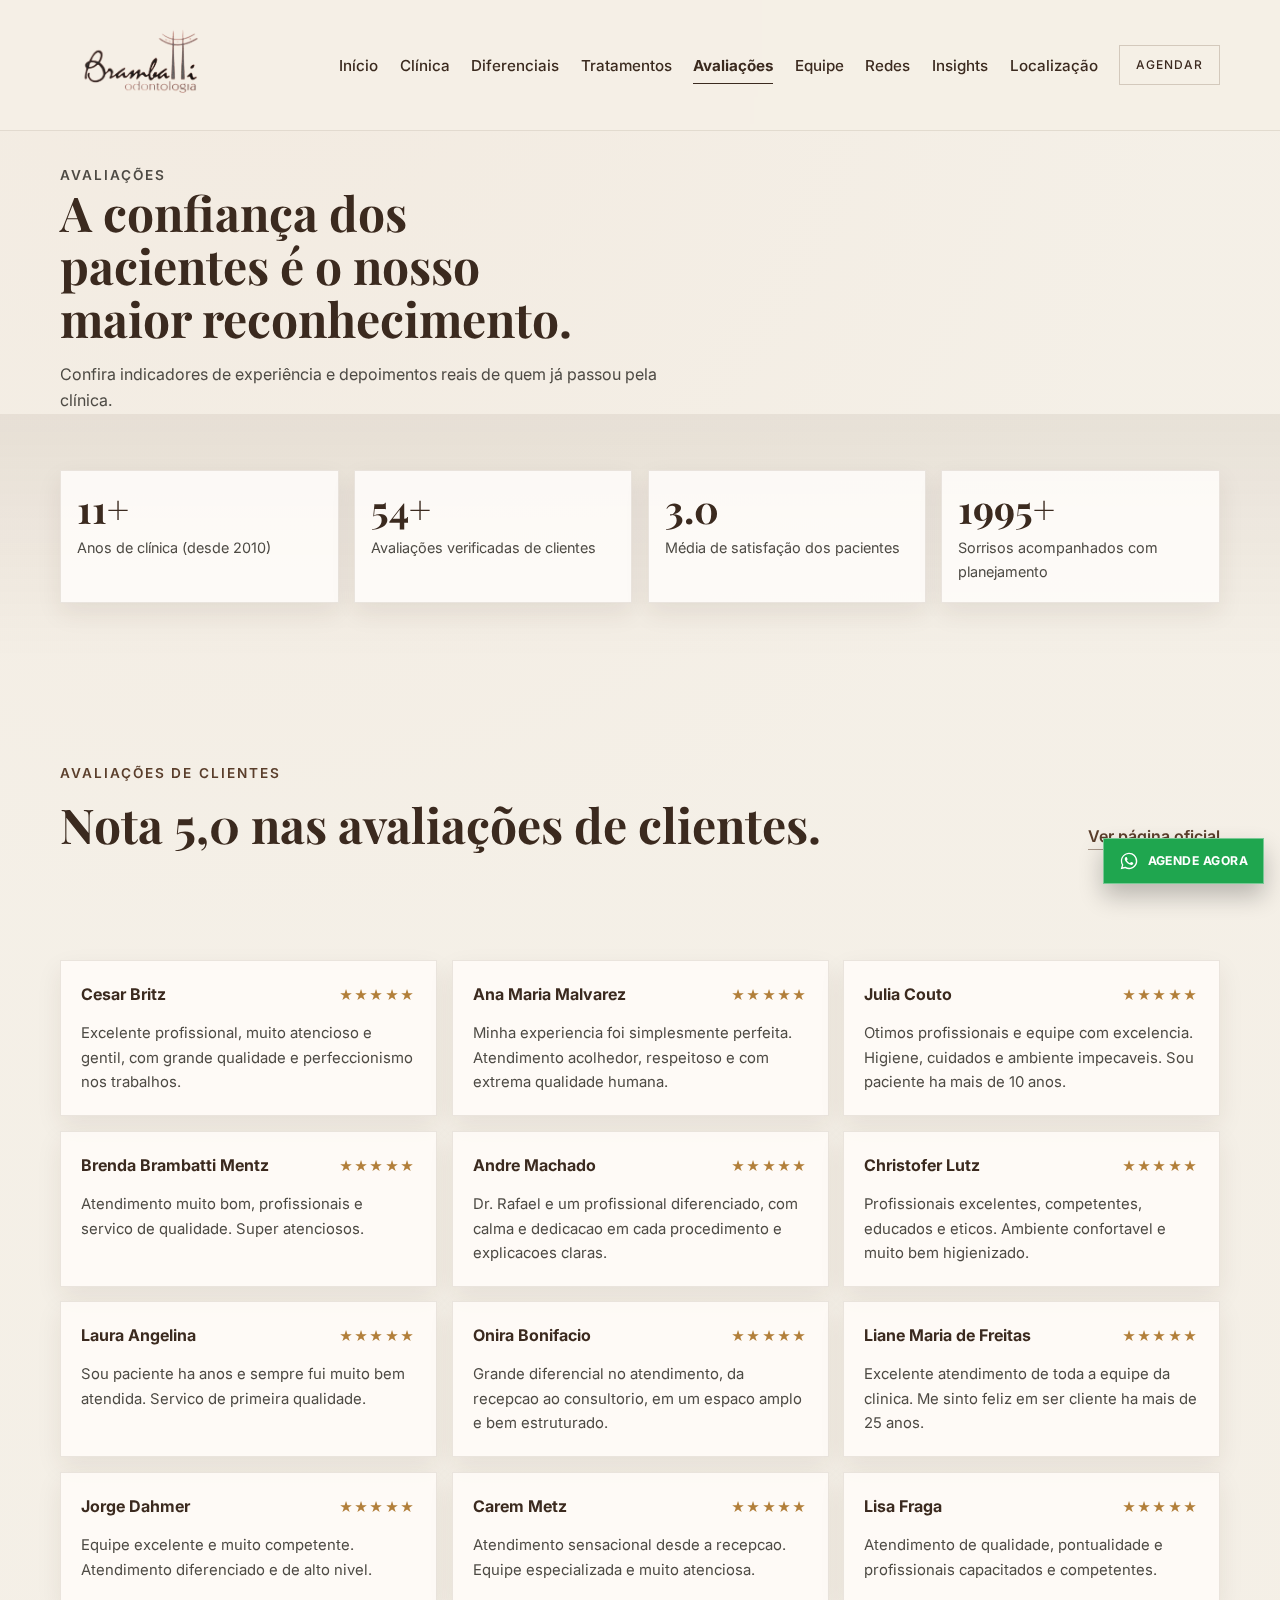
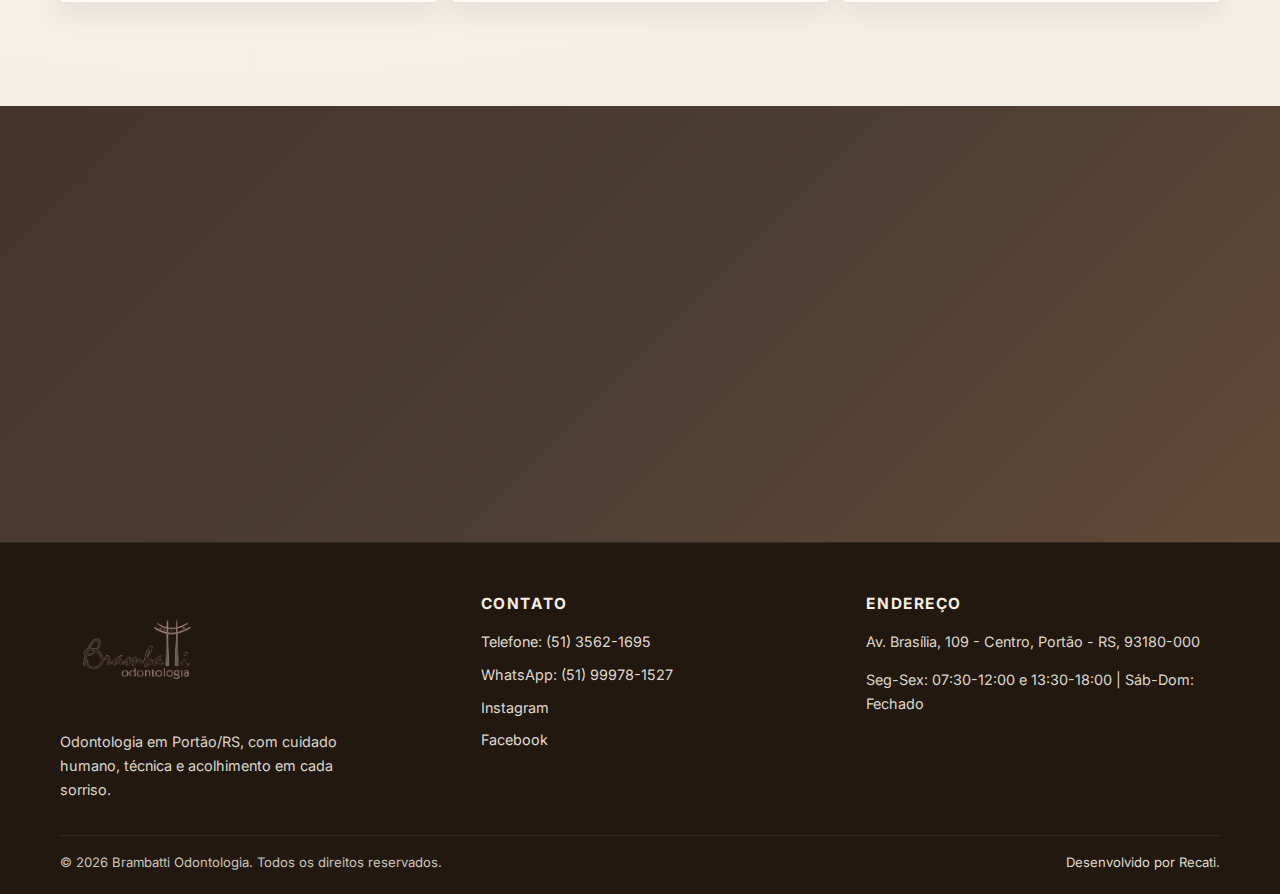
<file: avaliacoes.html>
﻿<!doctype html>
<html lang="pt-BR">
<head>
  <meta charset="utf-8">
  <meta name="viewport" content="width=device-width, initial-scale=1">
  <title>Avaliações | Brambatti Odontologia</title>
  <meta name="description" content="Leia avaliações reais de pacientes da Brambatti Odontologia.">
  <meta name="author" content="Brambatti Odontologia">
  <meta name="robots" content="index, follow">
  <meta property="og:type" content="website">
  <meta property="og:title" content="Avaliações | Brambatti Odontologia">
  <meta property="og:description" content="Leia avaliações reais de pacientes da Brambatti Odontologia.">
  <meta property="og:image" content="assets/images/logo-brambatti.png">
  <meta property="og:locale" content="pt_BR">
  <meta name="theme-color" content="#5A3E2B">
  <link rel="icon" type="image/png" href="assets/images/logo-brambatti.png">
  <link rel="apple-touch-icon" href="assets/images/logo-brambatti.png">
  <link rel="preconnect" href="https://fonts.googleapis.com">
  <link rel="preconnect" href="https://fonts.gstatic.com" crossorigin>
  <link href="https://fonts.googleapis.com/css2?family=Inter:wght@400;500;600;700&family=Playfair+Display:wght@500;600;700&display=swap" rel="stylesheet">
  <link rel="stylesheet" href="css/style.css">
</head>
<body class="inner-page">
  <a class="skip-link" href="#conteudo">Ir para o conteúdo</a>
  <div class="scroll-progress" id="scroll-progress" aria-hidden="true"></div>

  <header class="site-header is-solid" id="site-header">
    <div class="container header-inner">
      <a href="index.html" class="brand" aria-label="Brambatti Odontologia">
        <img src="assets/images/logo-brambatti.png" alt="Logo Brambatti Odontologia">
      </a>
      <button class="menu-toggle" id="menu-toggle" aria-expanded="false" aria-controls="main-nav" aria-label="Abrir menu">
        <span></span>
        <span></span>
        <span></span>
      </button>
      <nav class="main-nav" id="main-nav" aria-label="Principal">
        <a href="index.html">Início</a>
        <a href="clinica.html">Clínica</a>
        <a href="diferenciais.html">Diferenciais</a>
        <a href="tratamentos.html">Tratamentos</a>
        <a href="avaliacoes.html" aria-current="page">Avaliações</a>
        <a href="equipe.html">Equipe</a>
        <a href="redes.html">Redes</a>
        <a href="insights.html">Insights</a>
        <a href="localizacao.html">Localização</a>
        <a href="contato.html" class="nav-cta">Agendar</a>
      </nav>
    </div>
  </header>

  <main id="conteudo">
    <section class="page-intro">
      <div class="container reveal is-visible">
        <p class="section-eyebrow">Avaliações</p>
        <h1 class="section-title">A confiança dos pacientes é o nosso maior reconhecimento.</h1>
        <p>Confira indicadores de experiência e depoimentos reais de quem já passou pela clínica.</p>
      </div>
    </section>

<section class="metrics" id="resultados">
      <div class="container">
        <div class="metrics-panel reveal">
          <article>
            <h3 data-count="15" data-suffix="+">0</h3>
            <p>Anos de clínica (desde 2010)</p>
          </article>
          <article>
            <h3 data-count="68" data-suffix="+">0</h3>
            <p>Avaliações verificadas de clientes</p>
          </article>
          <article>
            <h3 data-count="5" data-suffix=".0">0</h3>
            <p>Média de satisfação dos pacientes</p>
          </article>
          <article>
            <h3 data-count="2500" data-suffix="+">0</h3>
            <p>Sorrisos acompanhados com planejamento</p>
          </article>
        </div>
      </div>
    </section>

<section class="reviews" id="avaliacoes">
      <div class="container">
        <div class="section-head reveal">
          <div>
            <p class="section-eyebrow">Avaliações de Clientes</p>
            <h2 class="section-title">Nota 5,0 nas avaliações de clientes.</h2>
          </div>
          <a href="https://www.facebook.com/brambattiodontologia/" target="_blank" rel="noopener noreferrer" class="text-link">Ver página oficial</a>
        </div>
        <div class="integration-note reveal">
          <p id="reviews-status">
            Depoimentos reais de pacientes da Brambatti Odontologia.
          </p>
        </div>
        <div class="reviews-grid" id="reviews-grid" aria-live="polite"></div>
      </div>
    </section>

<section class="final-cta" id="contato">
      <div class="container final-cta-inner reveal">
        <p>Cuide do seu sorriso hoje.</p>
        <h2>Seu próximo sorriso começa com um passo simples.</h2>
        <a class="btn btn-light" href="https://wa.me/5551999781527?text=Olá%2C%20quero%20agendar%20um%20horário%20na%20Brambatti%20Odontologia." target="_blank" rel="noopener noreferrer">
          Agendar pelo WhatsApp
        </a>
      </div>
    </section>
  </main>

<footer class="site-footer">
    <div class="container footer-grid">
      <div class="footer-brand">
        <img src="assets/images/logo-brambatti.png" alt="Logo Brambatti Odontologia">
        <p>Odontologia em Portão/RS, com cuidado humano, técnica e acolhimento em cada sorriso.</p>
      </div>
      <div>
        <h3>Contato</h3>
        <ul>
          <li><a href="tel:+555135621695">Telefone: (51) 3562-1695</a></li>
          <li><a href="https://wa.me/5551999781527" target="_blank" rel="noopener noreferrer">WhatsApp: (51) 99978-1527</a></li>
          <li><a href="https://www.instagram.com/brambatti_odontologia/" target="_blank" rel="noopener noreferrer">Instagram</a></li>
          <li><a href="https://www.facebook.com/brambattiodontologia/" target="_blank" rel="noopener noreferrer">Facebook</a></li>
        </ul>
      </div>
      <div>
        <h3>Endereço</h3>
        <p>Av. Brasília, 109 - Centro, Portão - RS, 93180-000</p>
        <p>Seg-Sex: 07:30-12:00 e 13:30-18:00 | Sáb-Dom: Fechado</p>
      </div>
    </div>
    <div class="footer-bottom">
      <p>&copy; <span id="year"></span> Brambatti Odontologia. Todos os direitos reservados.</p>
      <p><a href="https://www.recati.com.br" target="_blank" rel="noopener noreferrer">Desenvolvido por Recati</a>.</p>
    </div>
  </footer>

<a class="whatsapp-float" href="https://wa.me/5551999781527?text=Olá%2C%20vim%20pelo%20site%20e%20gostaria%20de%20agendar%20uma%20consulta." target="_blank" rel="noopener noreferrer" aria-label="Agendar pelo WhatsApp">
    <svg viewBox="0 0 24 24" aria-hidden="true">
      <path d="M19.05 4.94A9.8 9.8 0 0 0 12.08 2c-5.44 0-9.86 4.42-9.86 9.86 0 1.74.46 3.44 1.34 4.95L2 22l5.35-1.4a9.9 9.9 0 0 0 4.73 1.2h.01c5.44 0 9.86-4.42 9.86-9.86 0-2.63-1.02-5.1-2.9-6.99Zm-6.97 15.2h-.01a8.28 8.28 0 0 1-4.21-1.15l-.3-.18-3.17.83.84-3.09-.2-.32a8.2 8.2 0 0 1-1.27-4.37c0-4.53 3.69-8.21 8.23-8.21 2.2 0 4.26.86 5.82 2.42a8.16 8.16 0 0 1 2.4 5.81c0 4.54-3.69 8.23-8.13 8.23Zm4.51-6.2c-.25-.12-1.48-.73-1.7-.82-.23-.08-.4-.12-.56.12-.17.25-.65.82-.8.99-.15.17-.3.19-.55.07-.25-.12-1.06-.39-2.01-1.24a7.6 7.6 0 0 1-1.4-1.74c-.15-.25-.02-.38.1-.5.11-.11.25-.3.37-.45.13-.15.17-.25.25-.42.08-.16.04-.31-.02-.44-.06-.12-.56-1.35-.77-1.85-.2-.48-.4-.41-.56-.42-.14-.01-.3-.01-.46-.01s-.44.06-.67.31c-.23.25-.88.86-.88 2.09 0 1.24.9 2.43 1.03 2.6.12.17 1.77 2.7 4.28 3.79.6.26 1.06.42 1.43.54.6.19 1.15.16 1.59.1.49-.07 1.48-.6 1.69-1.18.2-.58.2-1.08.14-1.18-.06-.1-.23-.16-.48-.29Z"/>
    </svg>
    <span>Agende agora</span>
  </a>

  <script src="js/main.js"></script>
</body>
</html>
</file>
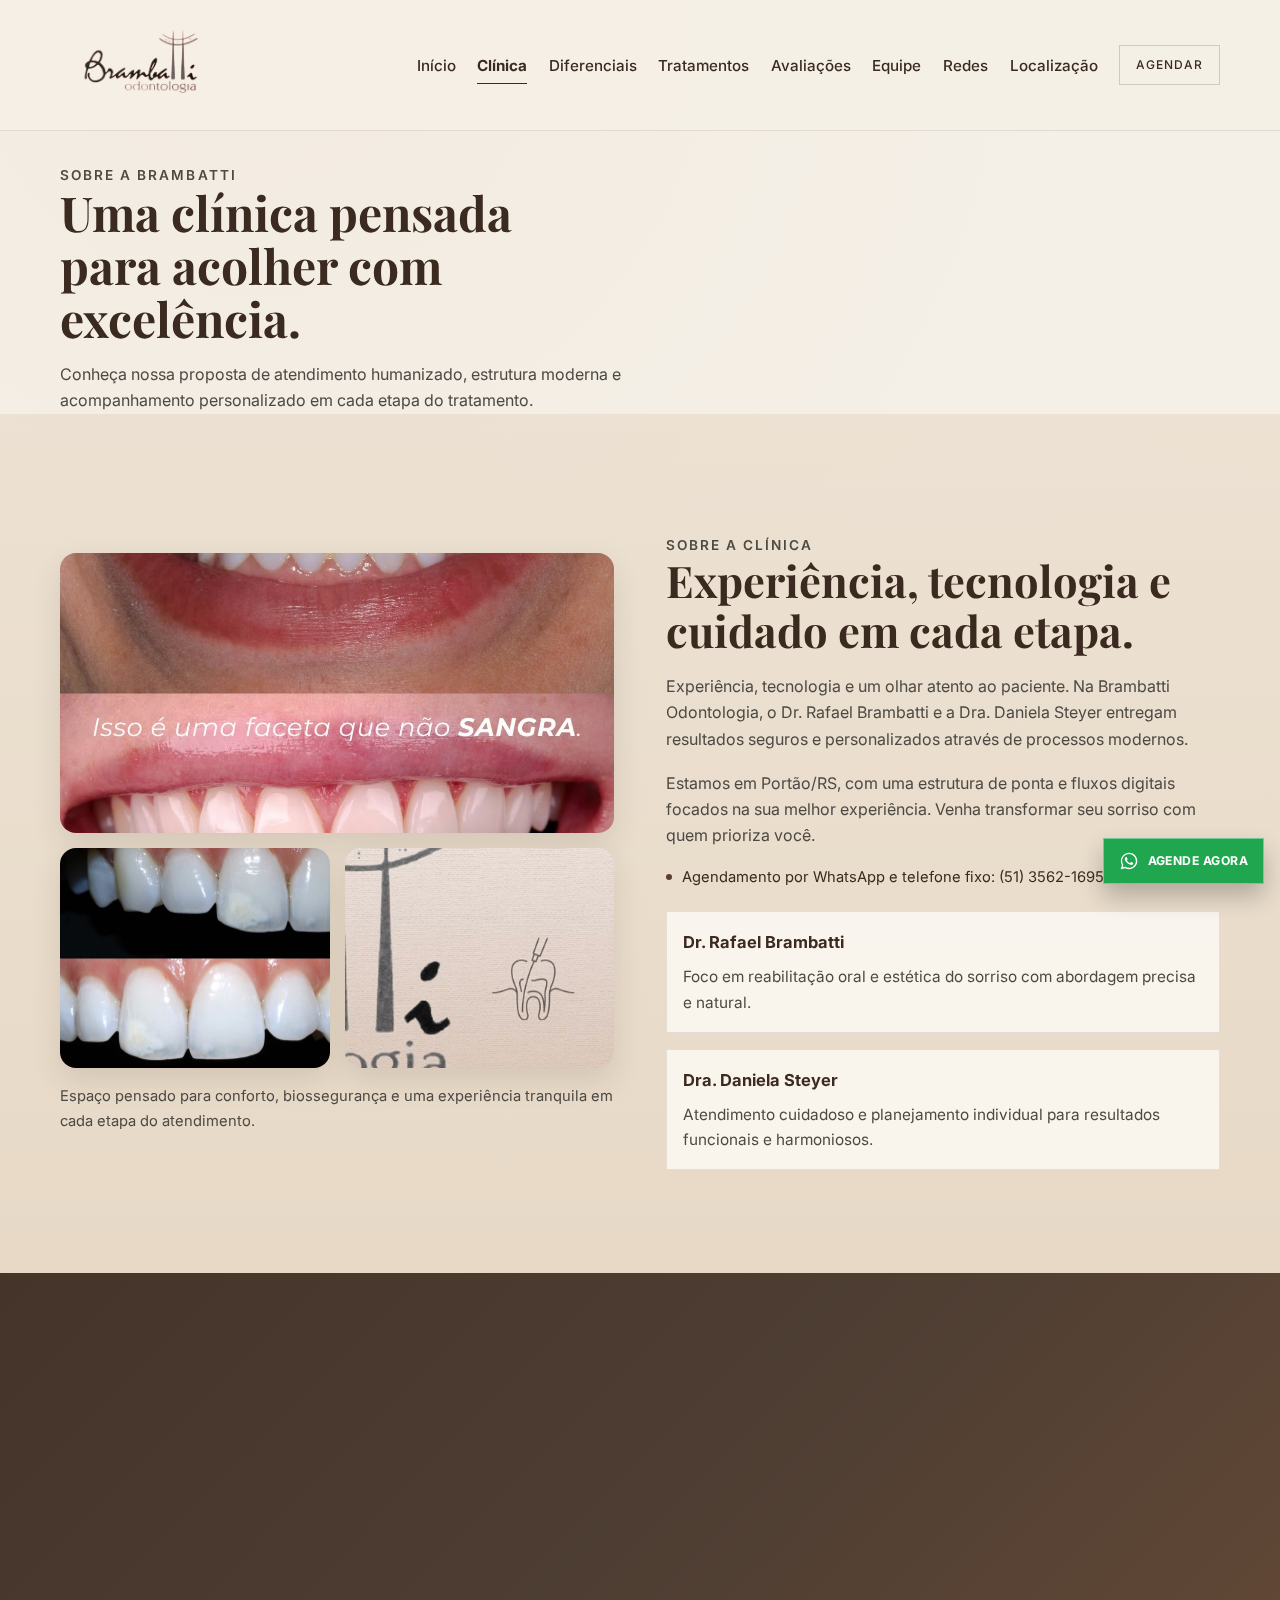
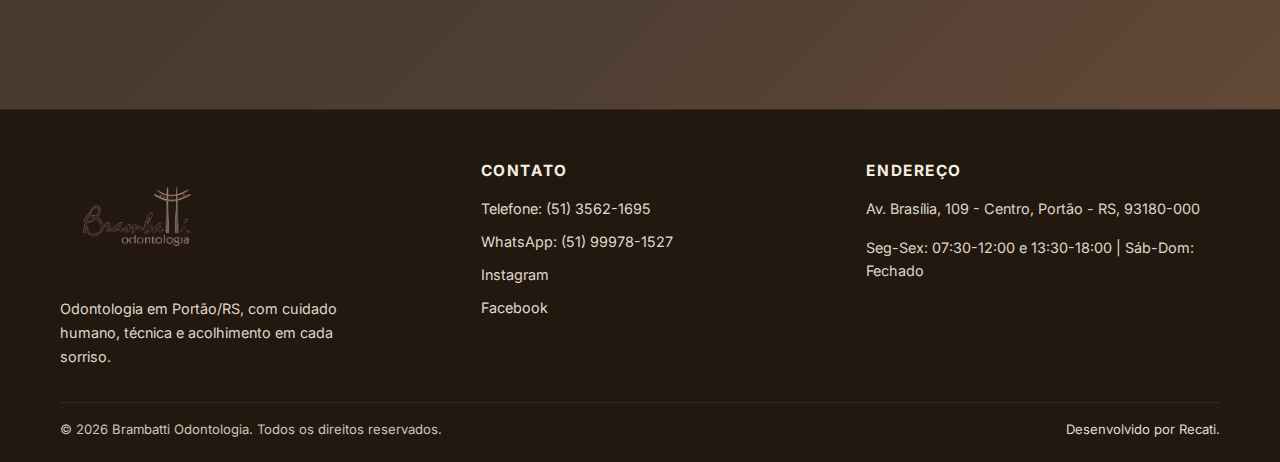
<file: clinica.html>
﻿<!doctype html>
<html lang="pt-BR">
<head>
  <meta charset="utf-8">
  <meta name="viewport" content="width=device-width, initial-scale=1">
  <title>Clínica | Brambatti Odontologia</title>
  <meta name="description" content="Conheça a estrutura, a proposta e o cuidado da Brambatti Odontologia em Portão/RS.">
  <meta name="author" content="Brambatti Odontologia">
  <meta name="robots" content="index, follow">
  <meta property="og:type" content="website">
  <meta property="og:title" content="Clínica | Brambatti Odontologia">
  <meta property="og:description" content="Conheça a estrutura, a proposta e o cuidado da Brambatti Odontologia em Portão/RS.">
  <meta property="og:image" content="assets/images/logo-brambatti.png">
  <meta property="og:locale" content="pt_BR">
  <meta name="theme-color" content="#5A3E2B">
  <link rel="icon" type="image/png" href="assets/images/logo-brambatti.png">
  <link rel="apple-touch-icon" href="assets/images/logo-brambatti.png">
  <link rel="preconnect" href="https://fonts.googleapis.com">
  <link rel="preconnect" href="https://fonts.gstatic.com" crossorigin>
  <link href="https://fonts.googleapis.com/css2?family=Inter:wght@400;500;600;700&family=Playfair+Display:wght@500;600;700&display=swap" rel="stylesheet">
  <link rel="stylesheet" href="css/style.css">
</head>
<body class="inner-page">
  <a class="skip-link" href="#conteudo">Ir para o conteúdo</a>
  <div class="scroll-progress" id="scroll-progress" aria-hidden="true"></div>

  <header class="site-header is-solid" id="site-header">
    <div class="container header-inner">
      <a href="index.html" class="brand" aria-label="Brambatti Odontologia">
        <img src="assets/images/logo-brambatti.png" alt="Logo Brambatti Odontologia">
      </a>
      <button class="menu-toggle" id="menu-toggle" aria-expanded="false" aria-controls="main-nav" aria-label="Abrir menu">
        <span></span>
        <span></span>
        <span></span>
      </button>
      <nav class="main-nav" id="main-nav" aria-label="Principal">
        <a href="index.html">Início</a>
        <a href="clinica.html" aria-current="page">Clínica</a>
        <a href="diferenciais.html">Diferenciais</a>
        <a href="tratamentos.html">Tratamentos</a>
        <a href="avaliacoes.html">Avaliações</a>
        <a href="equipe.html">Equipe</a>
        <a href="redes.html">Redes</a>
        <a href="localizacao.html">Localização</a>
        <a href="contato.html" class="nav-cta">Agendar</a>
      </nav>
    </div>
  </header>

  <main id="conteudo">
    <section class="page-intro">
      <div class="container reveal is-visible">
        <p class="section-eyebrow">Sobre a Brambatti</p>
        <h1 class="section-title">Uma clínica pensada para acolher com excelência.</h1>
        <p>Conheça nossa proposta de atendimento humanizado, estrutura moderna e acompanhamento personalizado em cada etapa do tratamento.</p>
      </div>
    </section>

<section class="about section-alt" id="sobre">
      <div class="container split-layout">
        <div class="about-media reveal from-left">
          <div class="gallery">
            <img src="assets/images/clinica-hd-2.jpg" alt="Imagem de referência da clínica">
            <img src="assets/images/clinica-hd-3.jpg" alt="Ambiente de atendimento odontológico">
            <img src="assets/images/clinica-hd-1.jpg" alt="Procedimento odontológico em consultório">
          </div>
          <p class="media-note">
            Espaço pensado para conforto, biossegurança e uma experiência tranquila em cada etapa do atendimento.
          </p>
        </div>
        <div class="about-copy reveal from-right">
          <p class="section-eyebrow">Sobre a Clínica</p>
          <h2>Experiência, tecnologia e cuidado em cada etapa.</h2>
          <p>
            Experiência, tecnologia e um olhar atento ao paciente. Na Brambatti Odontologia, o Dr.
            Rafael Brambatti e a Dra. Daniela Steyer entregam resultados seguros e personalizados
            através de processos modernos.
          </p>
          <p>
            Estamos em Portão/RS, com uma estrutura de ponta e fluxos digitais focados na sua melhor
            experiência. Venha transformar seu sorriso com quem prioriza você.
          </p>
          <ul class="about-highlights">
            <li>Agendamento por WhatsApp e telefone fixo: (51) 3562-1695.</li>
          </ul>
          <div class="doctor-list">
            <article>
              <h3>Dr. Rafael Brambatti</h3>
              <p>Foco em reabilitação oral e estética do sorriso com abordagem precisa e natural.</p>
            </article>
            <article>
              <h3>Dra. Daniela Steyer</h3>
              <p>Atendimento cuidadoso e planejamento individual para resultados funcionais e harmoniosos.</p>
            </article>
          </div>
        </div>
      </div>
    </section>

<section class="final-cta" id="contato">
      <div class="container final-cta-inner reveal">
        <p>Cuide do seu sorriso hoje.</p>
        <h2>TOME O PRIMEIRO PASSO PRA FORTALECER SUA CONFIANÇA</h2>
        <a class="btn btn-light" href="https://wa.me/5551999781527?text=Olá%2C%20quero%20agendar%20um%20horário%20na%20Brambatti%20Odontologia." target="_blank" rel="noopener noreferrer">
          Agendar pelo WhatsApp
        </a>
      </div>
    </section>
  </main>

<footer class="site-footer">
    <div class="container footer-grid">
      <div class="footer-brand">
        <img src="assets/images/logo-brambatti.png" alt="Logo Brambatti Odontologia">
        <p>Odontologia em Portão/RS, com cuidado humano, técnica e acolhimento em cada sorriso.</p>
      </div>
      <div>
        <h3>Contato</h3>
        <ul>
          <li><a href="tel:+555135621695">Telefone: (51) 3562-1695</a></li>
          <li><a href="https://wa.me/5551999781527" target="_blank" rel="noopener noreferrer">WhatsApp: (51) 99978-1527</a></li>
          <li><a href="https://www.instagram.com/brambatti_odontologia/" target="_blank" rel="noopener noreferrer">Instagram</a></li>
          <li><a href="https://www.facebook.com/brambattiodontologia/" target="_blank" rel="noopener noreferrer">Facebook</a></li>
        </ul>
      </div>
      <div>
        <h3>Endereço</h3>
        <p>Av. Brasília, 109 - Centro, Portão - RS, 93180-000</p>
        <p>Seg-Sex: 07:30-12:00 e 13:30-18:00 | Sáb-Dom: Fechado</p>
      </div>
    </div>
    <div class="footer-bottom">
      <p>&copy; <span id="year"></span> Brambatti Odontologia. Todos os direitos reservados.</p>
      <p><a href="https://www.recati.com.br" target="_blank" rel="noopener noreferrer">Desenvolvido por Recati</a>.</p>
    </div>
  </footer>

<a class="whatsapp-float" href="https://wa.me/5551999781527?text=Olá%2C%20vim%20pelo%20site%20e%20gostaria%20de%20agendar%20uma%20consulta." target="_blank" rel="noopener noreferrer" aria-label="Agendar pelo WhatsApp">
    <svg viewBox="0 0 24 24" aria-hidden="true">
      <path d="M19.05 4.94A9.8 9.8 0 0 0 12.08 2c-5.44 0-9.86 4.42-9.86 9.86 0 1.74.46 3.44 1.34 4.95L2 22l5.35-1.4a9.9 9.9 0 0 0 4.73 1.2h.01c5.44 0 9.86-4.42 9.86-9.86 0-2.63-1.02-5.1-2.9-6.99Zm-6.97 15.2h-.01a8.28 8.28 0 0 1-4.21-1.15l-.3-.18-3.17.83.84-3.09-.2-.32a8.2 8.2 0 0 1-1.27-4.37c0-4.53 3.69-8.21 8.23-8.21 2.2 0 4.26.86 5.82 2.42a8.16 8.16 0 0 1 2.4 5.81c0 4.54-3.69 8.23-8.13 8.23Zm4.51-6.2c-.25-.12-1.48-.73-1.7-.82-.23-.08-.4-.12-.56.12-.17.25-.65.82-.8.99-.15.17-.3.19-.55.07-.25-.12-1.06-.39-2.01-1.24a7.6 7.6 0 0 1-1.4-1.74c-.15-.25-.02-.38.1-.5.11-.11.25-.3.37-.45.13-.15.17-.25.25-.42.08-.16.04-.31-.02-.44-.06-.12-.56-1.35-.77-1.85-.2-.48-.4-.41-.56-.42-.14-.01-.3-.01-.46-.01s-.44.06-.67.31c-.23.25-.88.86-.88 2.09 0 1.24.9 2.43 1.03 2.6.12.17 1.77 2.7 4.28 3.79.6.26 1.06.42 1.43.54.6.19 1.15.16 1.59.1.49-.07 1.48-.6 1.69-1.18.2-.58.2-1.08.14-1.18-.06-.1-.23-.16-.48-.29Z"/>
    </svg>
    <span>Agende agora</span>
  </a>

  <script src="js/main.js"></script>
</body>
</html>
</file>
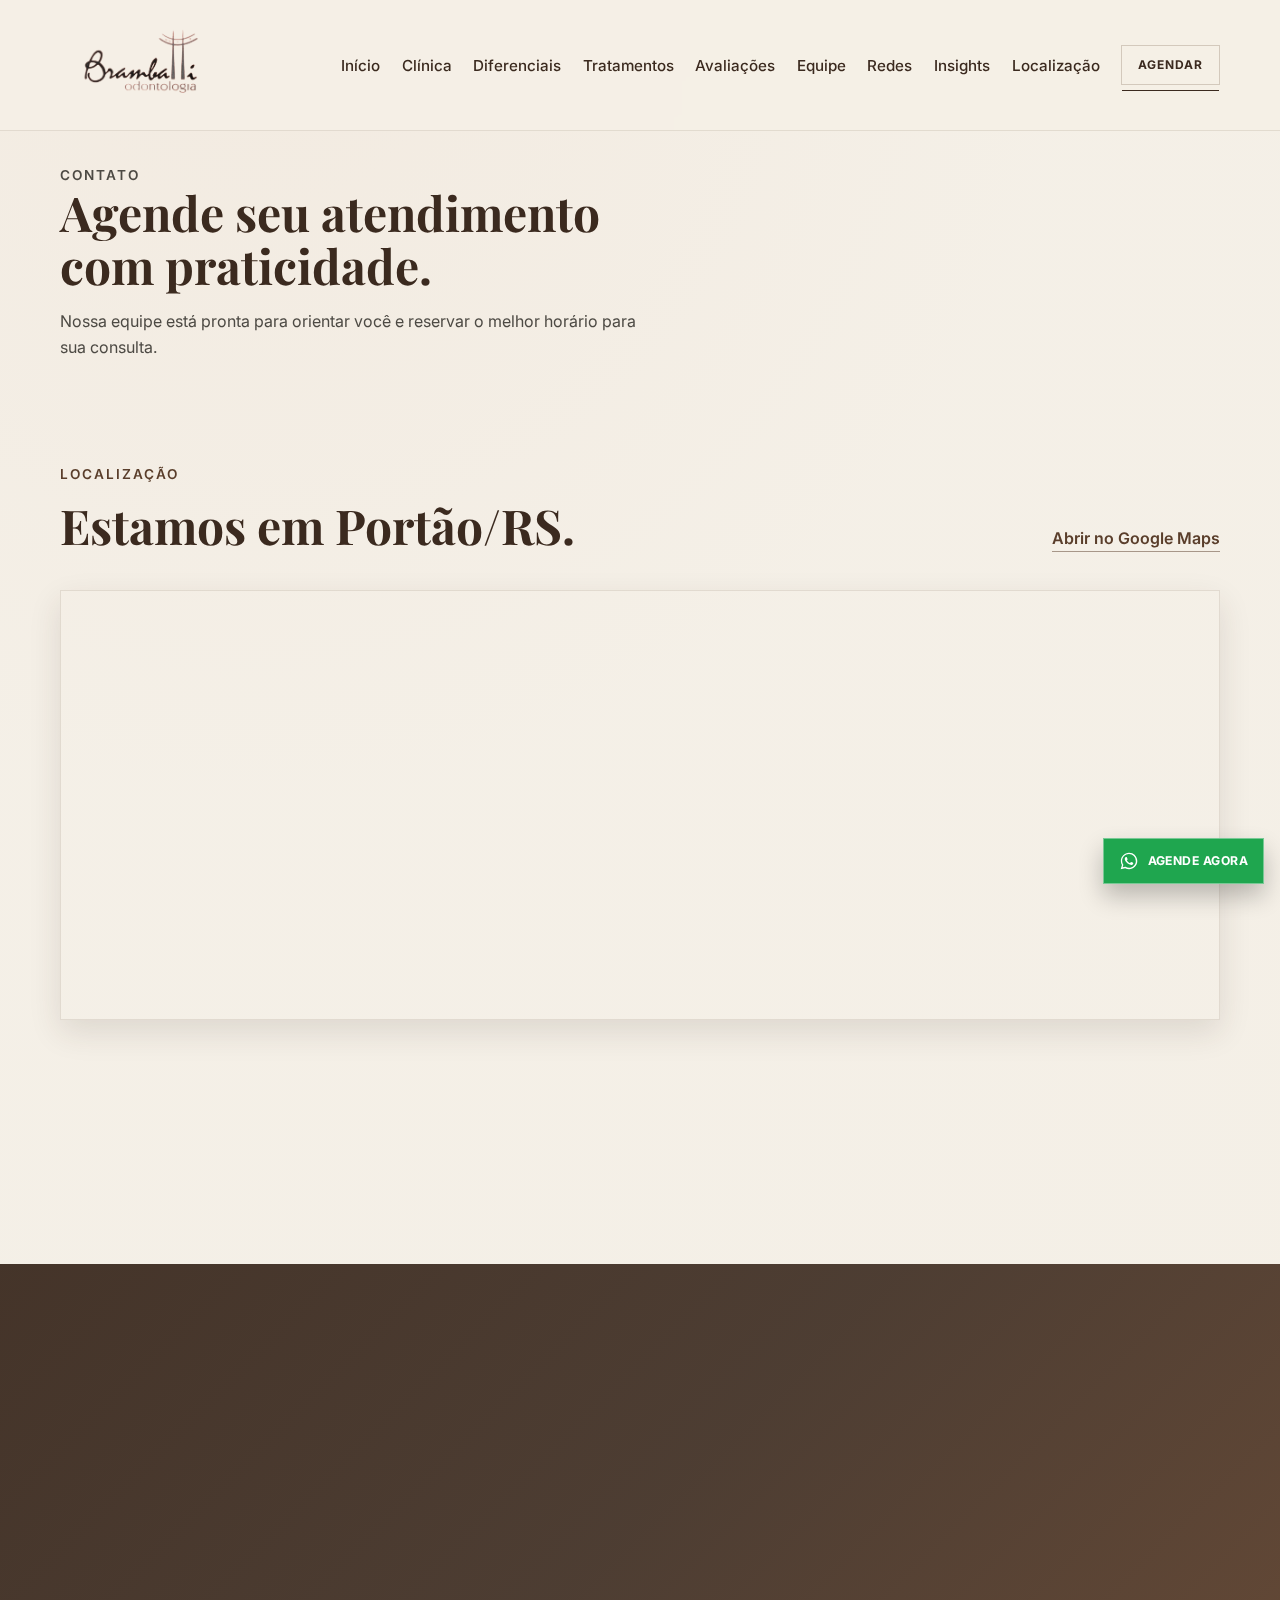
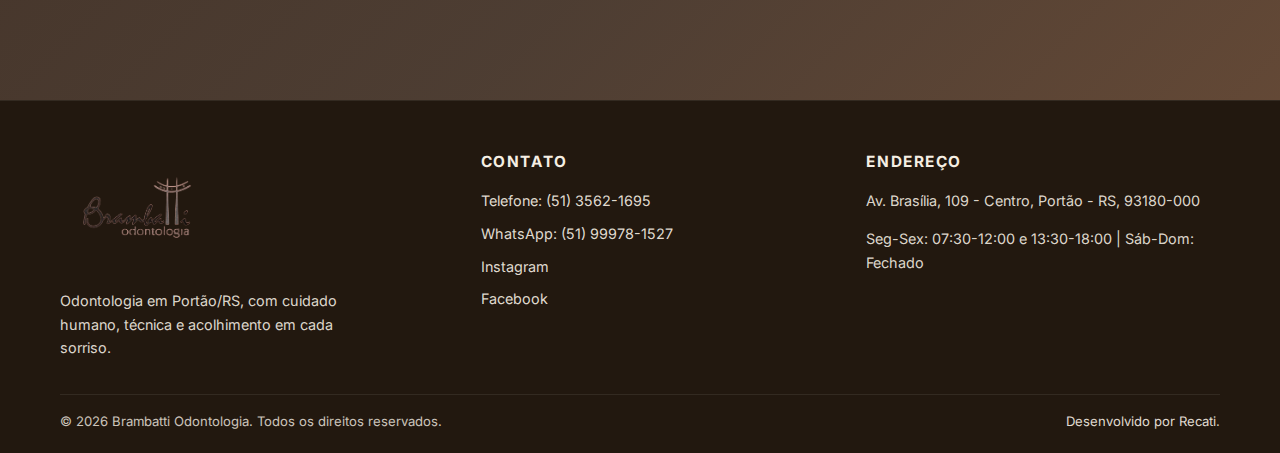
<file: contato.html>
﻿<!doctype html>
<html lang="pt-BR">
<head>
  <meta charset="utf-8">
  <meta name="viewport" content="width=device-width, initial-scale=1">
  <title>Contato | Brambatti Odontologia</title>
  <meta name="description" content="Agende sua consulta com a Brambatti Odontologia por WhatsApp ou telefone.">
  <meta name="author" content="Brambatti Odontologia">
  <meta name="robots" content="index, follow">
  <meta property="og:type" content="website">
  <meta property="og:title" content="Contato | Brambatti Odontologia">
  <meta property="og:description" content="Agende sua consulta com a Brambatti Odontologia por WhatsApp ou telefone.">
  <meta property="og:image" content="assets/images/logo-brambatti.png">
  <meta property="og:locale" content="pt_BR">
  <meta name="theme-color" content="#5A3E2B">
  <link rel="icon" type="image/png" href="assets/images/logo-brambatti.png">
  <link rel="apple-touch-icon" href="assets/images/logo-brambatti.png">
  <link rel="preconnect" href="https://fonts.googleapis.com">
  <link rel="preconnect" href="https://fonts.gstatic.com" crossorigin>
  <link href="https://fonts.googleapis.com/css2?family=Inter:wght@400;500;600;700&family=Playfair+Display:wght@500;600;700&display=swap" rel="stylesheet">
  <link rel="stylesheet" href="css/style.css">
</head>
<body class="inner-page">
  <a class="skip-link" href="#conteudo">Ir para o conteúdo</a>
  <div class="scroll-progress" id="scroll-progress" aria-hidden="true"></div>

  <header class="site-header is-solid" id="site-header">
    <div class="container header-inner">
      <a href="index.html" class="brand" aria-label="Brambatti Odontologia">
        <img src="assets/images/logo-brambatti.png" alt="Logo Brambatti Odontologia">
      </a>
      <button class="menu-toggle" id="menu-toggle" aria-expanded="false" aria-controls="main-nav" aria-label="Abrir menu">
        <span></span>
        <span></span>
        <span></span>
      </button>
      <nav class="main-nav" id="main-nav" aria-label="Principal">
        <a href="index.html">Início</a>
        <a href="clinica.html">Clínica</a>
        <a href="diferenciais.html">Diferenciais</a>
        <a href="tratamentos.html">Tratamentos</a>
        <a href="avaliacoes.html">Avaliações</a>
        <a href="equipe.html">Equipe</a>
        <a href="redes.html">Redes</a>
        <a href="insights.html">Insights</a>
        <a href="localizacao.html">Localização</a>
        <a href="contato.html" aria-current="page" class="nav-cta">Agendar</a>
      </nav>
    </div>
  </header>

  <main id="conteudo">
    <section class="page-intro">
      <div class="container reveal is-visible">
        <p class="section-eyebrow">Contato</p>
        <h1 class="section-title">Agende seu atendimento com praticidade.</h1>
        <p>Nossa equipe está pronta para orientar você e reservar o melhor horário para sua consulta.</p>
      </div>
    </section>

<section class="location" id="localizacao">
      <div class="container">
        <div class="section-head reveal">
          <div>
            <p class="section-eyebrow">Localização</p>
            <h2 class="section-title">Estamos em Portão/RS.</h2>
          </div>
          <a href="https://maps.google.com/?q=Av.%20Bras%C3%ADlia%2C%20109%20-%20Centro%2C%20Port%C3%A3o%20-%20RS%2C%2093180-000" target="_blank" rel="noopener noreferrer" class="text-link">Abrir no Google Maps</a>
        </div>
        <div class="map-wrap reveal">
          <iframe
            title="Mapa da Brambatti Odontologia em Portão RS"
            src="https://www.google.com/maps?q=Av.%20Bras%C3%ADlia%2C%20109%20-%20Centro%2C%20Port%C3%A3o%20-%20RS%2C%2093180-000&output=embed"
            width="100%"
            height="420"
            style="border:0;"
            allowfullscreen=""
            loading="lazy"
            referrerpolicy="no-referrer-when-downgrade">
          </iframe>
        </div>
        <div class="location-info-grid">
          <article class="location-info-card reveal">
            <h3>Endereço</h3>
            <p>Av. Brasília, 109 - Centro, Portão - RS, 93180-000</p>
            <a href="https://maps.google.com/?q=Av.%20Bras%C3%ADlia%2C%20109%20-%20Centro%2C%20Port%C3%A3o%20-%20RS%2C%2093180-000" target="_blank" rel="noopener noreferrer" class="text-link">Traçar rota</a>
          </article>
          <article class="location-info-card reveal">
            <h3>Horário de Funcionamento</h3>
            <ul class="hours-list">
              <li><span>Segunda a Sexta</span><strong>07:30-12:00 e 13:30-18:00</strong></li>
              <li><span>Sábado e Domingo</span><strong>Fechado</strong></li>
            </ul>
          </article>
        </div>
      </div>
    </section>

<section class="final-cta" id="contato">
      <div class="container final-cta-inner reveal">
        <p>Cuide do seu sorriso hoje.</p>
        <h2>Seu próximo sorriso começa com um passo simples.</h2>
        <a class="btn btn-light" href="https://wa.me/5551999781527?text=Olá%2C%20quero%20agendar%20um%20horário%20na%20Brambatti%20Odontologia." target="_blank" rel="noopener noreferrer">
          Agendar pelo WhatsApp
        </a>
      </div>
    </section>
  </main>

<footer class="site-footer">
    <div class="container footer-grid">
      <div class="footer-brand">
        <img src="assets/images/logo-brambatti.png" alt="Logo Brambatti Odontologia">
        <p>Odontologia em Portão/RS, com cuidado humano, técnica e acolhimento em cada sorriso.</p>
      </div>
      <div>
        <h3>Contato</h3>
        <ul>
          <li><a href="tel:+555135621695">Telefone: (51) 3562-1695</a></li>
          <li><a href="https://wa.me/5551999781527" target="_blank" rel="noopener noreferrer">WhatsApp: (51) 99978-1527</a></li>
          <li><a href="https://www.instagram.com/brambatti_odontologia/" target="_blank" rel="noopener noreferrer">Instagram</a></li>
          <li><a href="https://www.facebook.com/brambattiodontologia/" target="_blank" rel="noopener noreferrer">Facebook</a></li>
        </ul>
      </div>
      <div>
        <h3>Endereço</h3>
        <p>Av. Brasília, 109 - Centro, Portão - RS, 93180-000</p>
        <p>Seg-Sex: 07:30-12:00 e 13:30-18:00 | Sáb-Dom: Fechado</p>
      </div>
    </div>
    <div class="footer-bottom">
      <p>&copy; <span id="year"></span> Brambatti Odontologia. Todos os direitos reservados.</p>
      <p><a href="https://www.recati.com.br" target="_blank" rel="noopener noreferrer">Desenvolvido por Recati</a>.</p>
    </div>
  </footer>

<a class="whatsapp-float" href="https://wa.me/5551999781527?text=Olá%2C%20vim%20pelo%20site%20e%20gostaria%20de%20agendar%20uma%20consulta." target="_blank" rel="noopener noreferrer" aria-label="Agendar pelo WhatsApp">
    <svg viewBox="0 0 24 24" aria-hidden="true">
      <path d="M19.05 4.94A9.8 9.8 0 0 0 12.08 2c-5.44 0-9.86 4.42-9.86 9.86 0 1.74.46 3.44 1.34 4.95L2 22l5.35-1.4a9.9 9.9 0 0 0 4.73 1.2h.01c5.44 0 9.86-4.42 9.86-9.86 0-2.63-1.02-5.1-2.9-6.99Zm-6.97 15.2h-.01a8.28 8.28 0 0 1-4.21-1.15l-.3-.18-3.17.83.84-3.09-.2-.32a8.2 8.2 0 0 1-1.27-4.37c0-4.53 3.69-8.21 8.23-8.21 2.2 0 4.26.86 5.82 2.42a8.16 8.16 0 0 1 2.4 5.81c0 4.54-3.69 8.23-8.13 8.23Zm4.51-6.2c-.25-.12-1.48-.73-1.7-.82-.23-.08-.4-.12-.56.12-.17.25-.65.82-.8.99-.15.17-.3.19-.55.07-.25-.12-1.06-.39-2.01-1.24a7.6 7.6 0 0 1-1.4-1.74c-.15-.25-.02-.38.1-.5.11-.11.25-.3.37-.45.13-.15.17-.25.25-.42.08-.16.04-.31-.02-.44-.06-.12-.56-1.35-.77-1.85-.2-.48-.4-.41-.56-.42-.14-.01-.3-.01-.46-.01s-.44.06-.67.31c-.23.25-.88.86-.88 2.09 0 1.24.9 2.43 1.03 2.6.12.17 1.77 2.7 4.28 3.79.6.26 1.06.42 1.43.54.6.19 1.15.16 1.59.1.49-.07 1.48-.6 1.69-1.18.2-.58.2-1.08.14-1.18-.06-.1-.23-.16-.48-.29Z"/>
    </svg>
    <span>Agende agora</span>
  </a>

  <script src="js/main.js"></script>
</body>
</html>
</file>
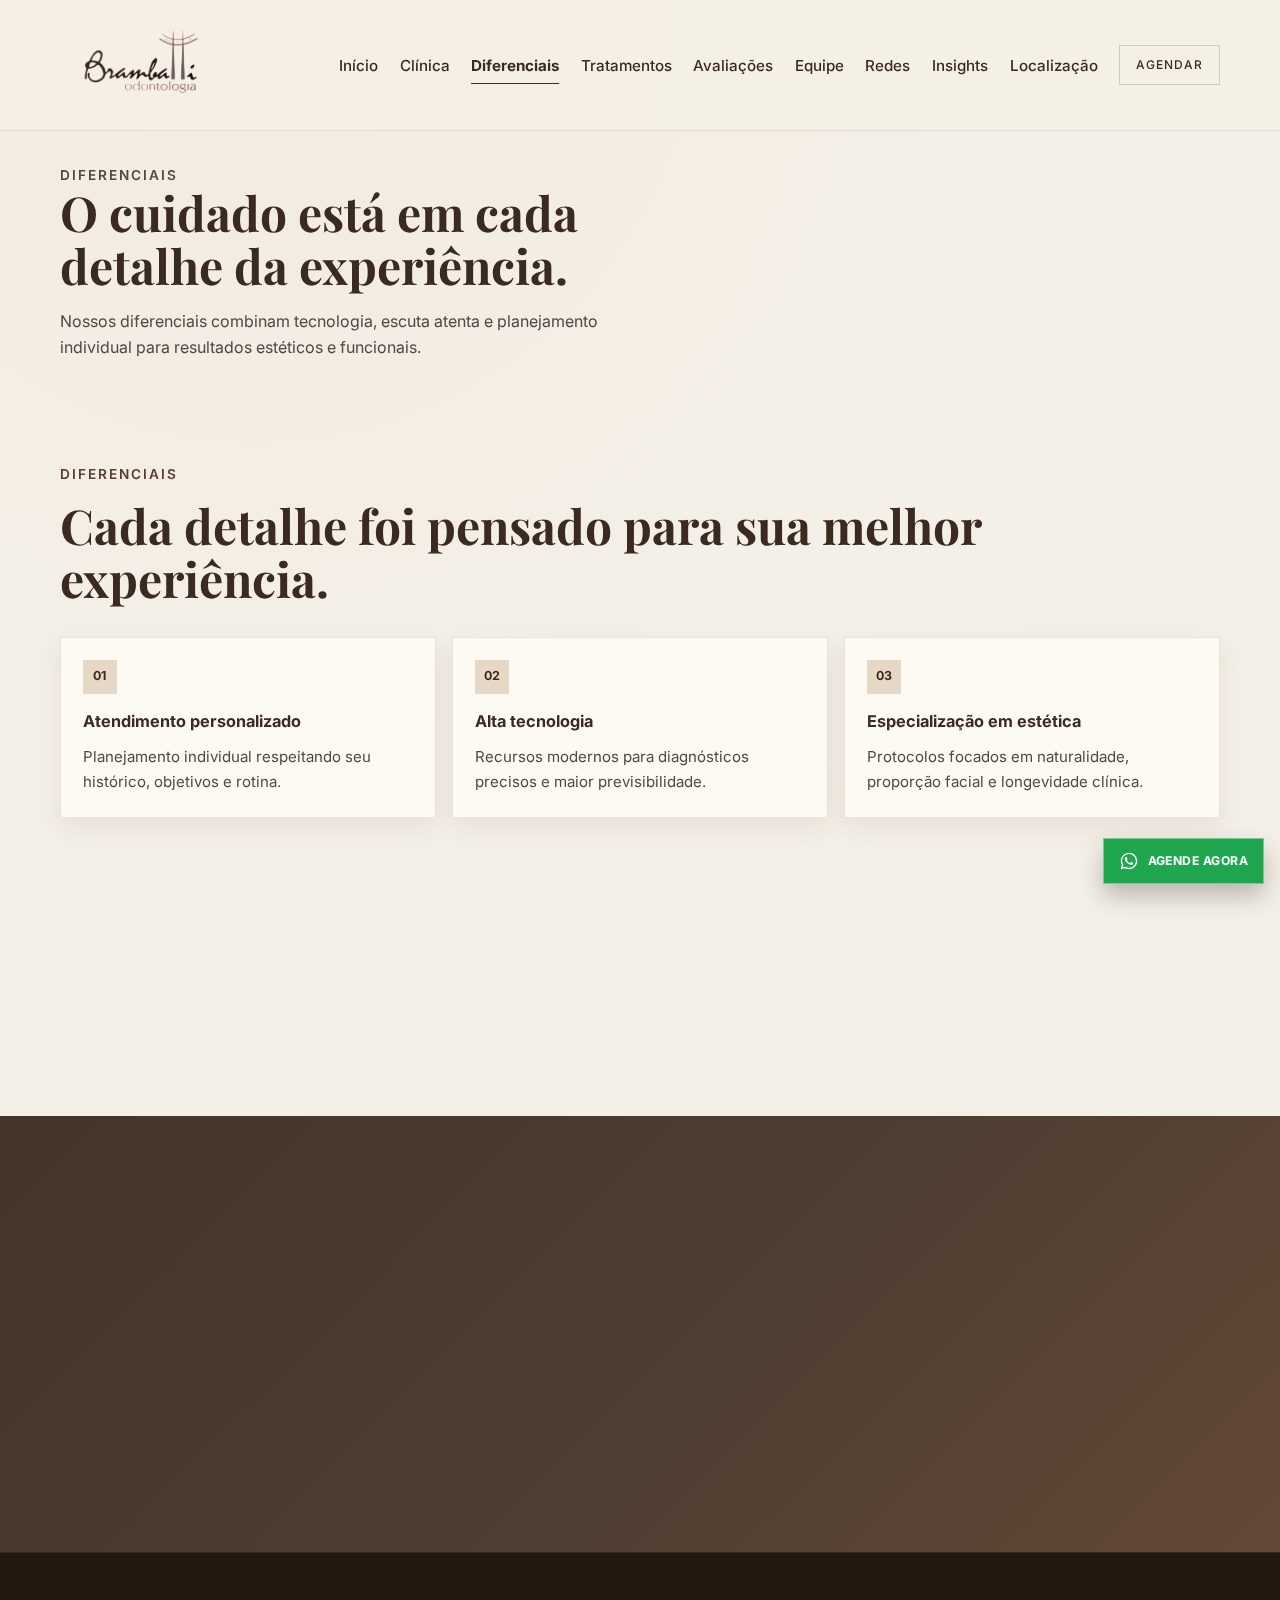
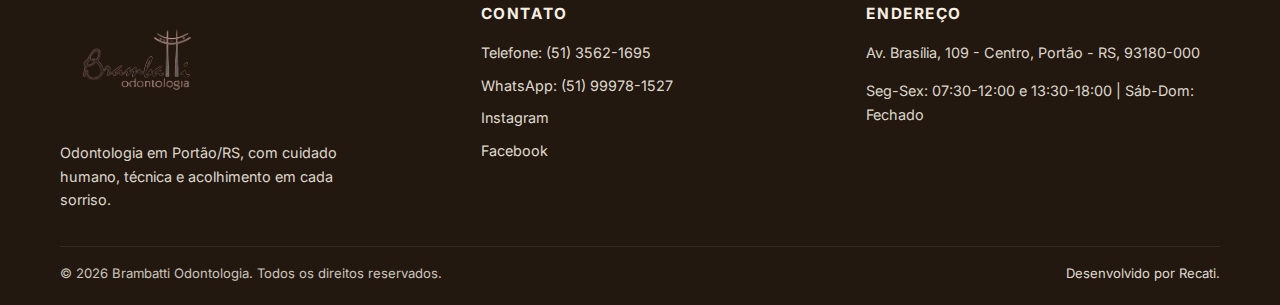
<file: diferenciais.html>
﻿<!doctype html>
<html lang="pt-BR">
<head>
  <meta charset="utf-8">
  <meta name="viewport" content="width=device-width, initial-scale=1">
  <title>Diferenciais | Brambatti Odontologia</title>
  <meta name="description" content="Veja os diferenciais da Brambatti Odontologia para uma experiência segura e acolhedora.">
  <meta name="author" content="Brambatti Odontologia">
  <meta name="robots" content="index, follow">
  <meta property="og:type" content="website">
  <meta property="og:title" content="Diferenciais | Brambatti Odontologia">
  <meta property="og:description" content="Veja os diferenciais da Brambatti Odontologia para uma experiência segura e acolhedora.">
  <meta property="og:image" content="assets/images/logo-brambatti.png">
  <meta property="og:locale" content="pt_BR">
  <meta name="theme-color" content="#5A3E2B">
  <link rel="icon" type="image/png" href="assets/images/logo-brambatti.png">
  <link rel="apple-touch-icon" href="assets/images/logo-brambatti.png">
  <link rel="preconnect" href="https://fonts.googleapis.com">
  <link rel="preconnect" href="https://fonts.gstatic.com" crossorigin>
  <link href="https://fonts.googleapis.com/css2?family=Inter:wght@400;500;600;700&family=Playfair+Display:wght@500;600;700&display=swap" rel="stylesheet">
  <link rel="stylesheet" href="css/style.css">
</head>
<body class="inner-page">
  <a class="skip-link" href="#conteudo">Ir para o conteúdo</a>
  <div class="scroll-progress" id="scroll-progress" aria-hidden="true"></div>

  <header class="site-header is-solid" id="site-header">
    <div class="container header-inner">
      <a href="index.html" class="brand" aria-label="Brambatti Odontologia">
        <img src="assets/images/logo-brambatti.png" alt="Logo Brambatti Odontologia">
      </a>
      <button class="menu-toggle" id="menu-toggle" aria-expanded="false" aria-controls="main-nav" aria-label="Abrir menu">
        <span></span>
        <span></span>
        <span></span>
      </button>
      <nav class="main-nav" id="main-nav" aria-label="Principal">
        <a href="index.html">Início</a>
        <a href="clinica.html">Clínica</a>
        <a href="diferenciais.html" aria-current="page">Diferenciais</a>
        <a href="tratamentos.html">Tratamentos</a>
        <a href="avaliacoes.html">Avaliações</a>
        <a href="equipe.html">Equipe</a>
        <a href="redes.html">Redes</a>
        <a href="insights.html">Insights</a>
        <a href="localizacao.html">Localização</a>
        <a href="contato.html" class="nav-cta">Agendar</a>
      </nav>
    </div>
  </header>

  <main id="conteudo">
    <section class="page-intro">
      <div class="container reveal is-visible">
        <p class="section-eyebrow">Diferenciais</p>
        <h1 class="section-title">O cuidado está em cada detalhe da experiência.</h1>
        <p>Nossos diferenciais combinam tecnologia, escuta atenta e planejamento individual para resultados estéticos e funcionais.</p>
      </div>
    </section>

<section class="differentials" id="diferenciais">
      <div class="container">
        <p class="section-eyebrow reveal">Diferenciais</p>
        <h2 class="section-title reveal">Cada detalhe foi pensado para sua melhor experiência.</h2>
        <div class="cards-grid">
          <article class="feature-card reveal" data-tilt>
            <span class="icon" aria-hidden="true">01</span>
            <h3>Atendimento personalizado</h3>
            <p>Planejamento individual respeitando seu histórico, objetivos e rotina.</p>
          </article>
          <article class="feature-card reveal" data-tilt>
            <span class="icon" aria-hidden="true">02</span>
            <h3>Alta tecnologia</h3>
            <p>Recursos modernos para diagnósticos precisos e maior previsibilidade.</p>
          </article>
          <article class="feature-card reveal" data-tilt>
            <span class="icon" aria-hidden="true">03</span>
            <h3>Especialização em estética</h3>
            <p>Protocolos focados em naturalidade, proporção facial e longevidade clínica.</p>
          </article>
          <article class="feature-card reveal" data-tilt>
            <span class="icon" aria-hidden="true">04</span>
            <h3>Ambiente aconchegante</h3>
            <p>Conforto e acolhimento para tornar seu atendimento mais leve e seguro.</p>
          </article>
          <article class="feature-card reveal" data-tilt>
            <span class="icon" aria-hidden="true">05</span>
            <h3>Tratamentos modernos</h3>
            <p>Técnicas atualizadas para restaurar estética, função e confiança ao sorrir.</p>
          </article>
          <article class="feature-card reveal" data-tilt>
            <span class="icon" aria-hidden="true">06</span>
            <h3>Localização privilegiada</h3>
            <p>Fácil acesso em Portão/RS para facilitar sua rotina de cuidados.</p>
          </article>
        </div>
      </div>
    </section>

<section class="final-cta" id="contato">
      <div class="container final-cta-inner reveal">
        <p>Cuide do seu sorriso hoje.</p>
        <h2>TOME O PRIMEIRO PASSO PRA FORTALECER SUA CONFIANÇA</h2>
        <a class="btn btn-light" href="https://wa.me/5551999781527?text=Olá%2C%20quero%20agendar%20um%20horário%20na%20Brambatti%20Odontologia." target="_blank" rel="noopener noreferrer">
          Agendar pelo WhatsApp
        </a>
      </div>
    </section>
  </main>

<footer class="site-footer">
    <div class="container footer-grid">
      <div class="footer-brand">
        <img src="assets/images/logo-brambatti.png" alt="Logo Brambatti Odontologia">
        <p>Odontologia em Portão/RS, com cuidado humano, técnica e acolhimento em cada sorriso.</p>
      </div>
      <div>
        <h3>Contato</h3>
        <ul>
          <li><a href="tel:+555135621695">Telefone: (51) 3562-1695</a></li>
          <li><a href="https://wa.me/5551999781527" target="_blank" rel="noopener noreferrer">WhatsApp: (51) 99978-1527</a></li>
          <li><a href="https://www.instagram.com/brambatti_odontologia/" target="_blank" rel="noopener noreferrer">Instagram</a></li>
          <li><a href="https://www.facebook.com/brambattiodontologia/" target="_blank" rel="noopener noreferrer">Facebook</a></li>
        </ul>
      </div>
      <div>
        <h3>Endereço</h3>
        <p>Av. Brasília, 109 - Centro, Portão - RS, 93180-000</p>
        <p>Seg-Sex: 07:30-12:00 e 13:30-18:00 | Sáb-Dom: Fechado</p>
      </div>
    </div>
    <div class="footer-bottom">
      <p>&copy; <span id="year"></span> Brambatti Odontologia. Todos os direitos reservados.</p>
      <p><a href="https://www.recati.com.br" target="_blank" rel="noopener noreferrer">Desenvolvido por Recati</a>.</p>
    </div>
  </footer>

<a class="whatsapp-float" href="https://wa.me/5551999781527?text=Olá%2C%20vim%20pelo%20site%20e%20gostaria%20de%20agendar%20uma%20consulta." target="_blank" rel="noopener noreferrer" aria-label="Agendar pelo WhatsApp">
    <svg viewBox="0 0 24 24" aria-hidden="true">
      <path d="M19.05 4.94A9.8 9.8 0 0 0 12.08 2c-5.44 0-9.86 4.42-9.86 9.86 0 1.74.46 3.44 1.34 4.95L2 22l5.35-1.4a9.9 9.9 0 0 0 4.73 1.2h.01c5.44 0 9.86-4.42 9.86-9.86 0-2.63-1.02-5.1-2.9-6.99Zm-6.97 15.2h-.01a8.28 8.28 0 0 1-4.21-1.15l-.3-.18-3.17.83.84-3.09-.2-.32a8.2 8.2 0 0 1-1.27-4.37c0-4.53 3.69-8.21 8.23-8.21 2.2 0 4.26.86 5.82 2.42a8.16 8.16 0 0 1 2.4 5.81c0 4.54-3.69 8.23-8.13 8.23Zm4.51-6.2c-.25-.12-1.48-.73-1.7-.82-.23-.08-.4-.12-.56.12-.17.25-.65.82-.8.99-.15.17-.3.19-.55.07-.25-.12-1.06-.39-2.01-1.24a7.6 7.6 0 0 1-1.4-1.74c-.15-.25-.02-.38.1-.5.11-.11.25-.3.37-.45.13-.15.17-.25.25-.42.08-.16.04-.31-.02-.44-.06-.12-.56-1.35-.77-1.85-.2-.48-.4-.41-.56-.42-.14-.01-.3-.01-.46-.01s-.44.06-.67.31c-.23.25-.88.86-.88 2.09 0 1.24.9 2.43 1.03 2.6.12.17 1.77 2.7 4.28 3.79.6.26 1.06.42 1.43.54.6.19 1.15.16 1.59.1.49-.07 1.48-.6 1.69-1.18.2-.58.2-1.08.14-1.18-.06-.1-.23-.16-.48-.29Z"/>
    </svg>
    <span>Agende agora</span>
  </a>

  <script src="js/main.js"></script>
</body>
</html>
</file>
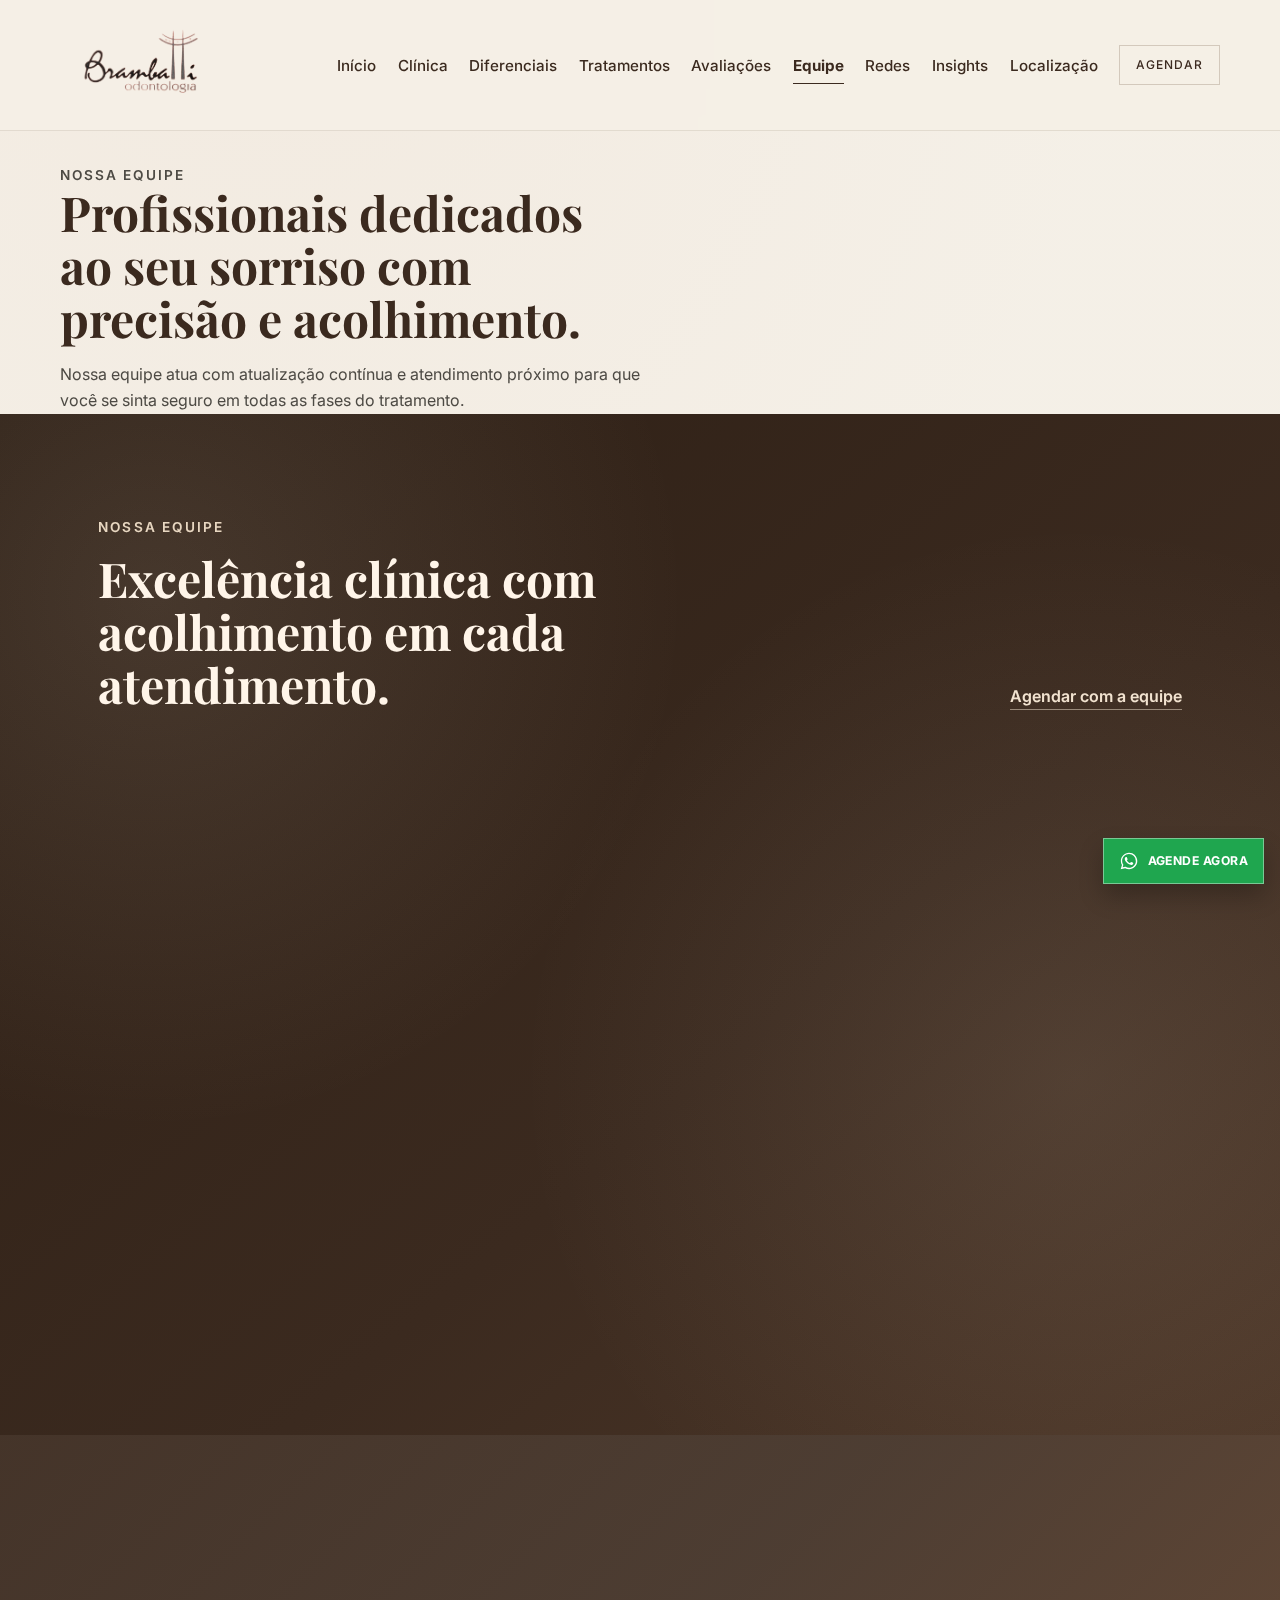
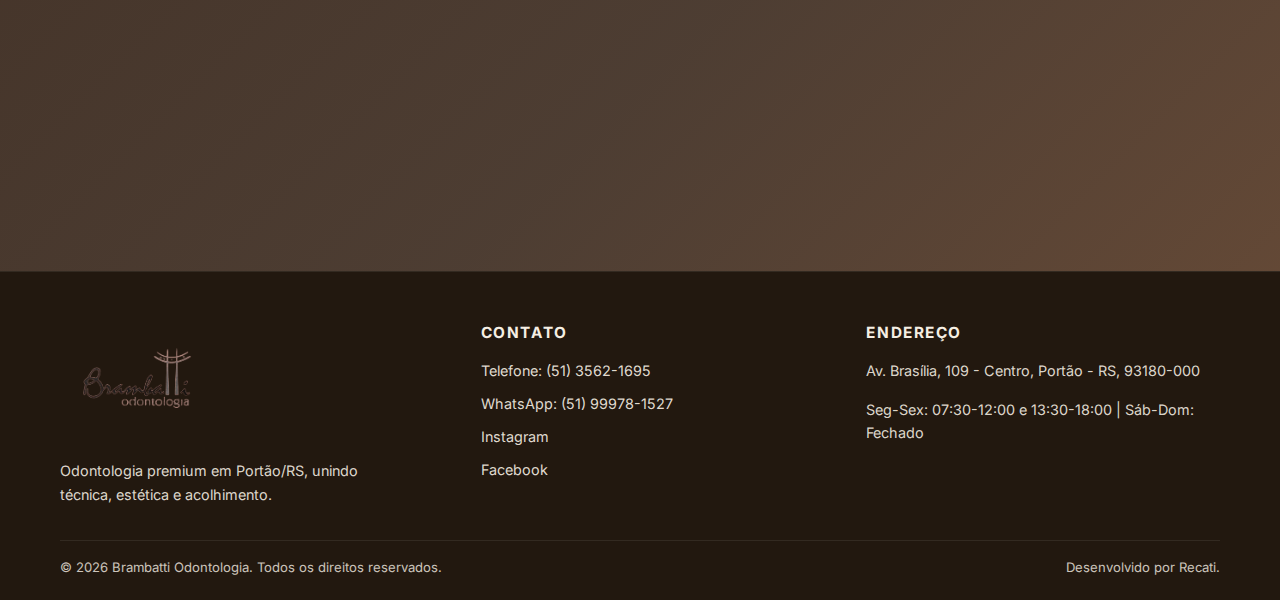
<file: equipe.html>
﻿<!doctype html>
<html lang="pt-BR">
<head>
  <meta charset="utf-8">
  <meta name="viewport" content="width=device-width, initial-scale=1">
  <title>Equipe | Brambatti Odontologia</title>
  <meta name="description" content="Conheça a equipe da Brambatti Odontologia: Dr. Rafael Brambatti e Dra. Daniela Steyer.">
  <meta name="author" content="Brambatti Odontologia">
  <meta name="robots" content="index, follow">
  <meta property="og:type" content="website">
  <meta property="og:title" content="Equipe | Brambatti Odontologia">
  <meta property="og:description" content="Conheça a equipe da Brambatti Odontologia: Dr. Rafael Brambatti e Dra. Daniela Steyer.">
  <meta property="og:image" content="assets/images/logo-brambatti.png">
  <meta property="og:locale" content="pt_BR">
  <meta name="theme-color" content="#5A3E2B">
  <link rel="icon" type="image/png" href="assets/images/logo-brambatti.png">
  <link rel="apple-touch-icon" href="assets/images/logo-brambatti.png">
  <link rel="preconnect" href="https://fonts.googleapis.com">
  <link rel="preconnect" href="https://fonts.gstatic.com" crossorigin>
  <link href="https://fonts.googleapis.com/css2?family=Inter:wght@400;500;600;700&family=Playfair+Display:wght@500;600;700&display=swap" rel="stylesheet">
  <link rel="stylesheet" href="css/style.css">
</head>
<body class="inner-page">
  <a class="skip-link" href="#conteudo">Ir para o conteúdo</a>
  <div class="scroll-progress" id="scroll-progress" aria-hidden="true"></div>

  <header class="site-header is-solid" id="site-header">
    <div class="container header-inner">
      <a href="index.html" class="brand" aria-label="Brambatti Odontologia">
        <img src="assets/images/logo-brambatti.png" alt="Logo Brambatti Odontologia">
      </a>
      <button class="menu-toggle" id="menu-toggle" aria-expanded="false" aria-controls="main-nav" aria-label="Abrir menu">
        <span></span>
        <span></span>
        <span></span>
      </button>
      <nav class="main-nav" id="main-nav" aria-label="Principal">
        <a href="index.html">Início</a>
        <a href="clinica.html">Clínica</a>
        <a href="diferenciais.html">Diferenciais</a>
        <a href="tratamentos.html">Tratamentos</a>
        <a href="avaliacoes.html">Avaliações</a>
        <a href="equipe.html" aria-current="page">Equipe</a>
        <a href="redes.html">Redes</a>
        <a href="insights.html">Insights</a>
        <a href="localizacao.html">Localização</a>
        <a href="contato.html" class="nav-cta">Agendar</a>
      </nav>
    </div>
  </header>

  <main id="conteudo">
    <section class="page-intro">
      <div class="container reveal is-visible">
        <p class="section-eyebrow">Nossa Equipe</p>
        <h1 class="section-title">Profissionais dedicados ao seu sorriso com precisão e acolhimento.</h1>
        <p>Nossa equipe atua com atualização contínua e atendimento próximo para que você se sinta seguro em todas as fases do tratamento.</p>
      </div>
    </section>

<section class="team" id="equipe">
      <div class="container">
        <div class="section-head reveal">
          <div>
            <p class="section-eyebrow">Nossa Equipe</p>
            <h2 class="section-title">Excelência clínica com acolhimento em cada atendimento.</h2>
          </div>
          <a href="https://wa.me/5551999781527" target="_blank" rel="noopener noreferrer" class="text-link">Agendar com a equipe</a>
        </div>
        <div class="team-grid">
          <article class="team-card team-card-duo reveal" data-tilt>
            <img class="team-cutout" src="assets/images/equipe-sem-fundo.png" alt="Equipe Brambatti com Dr. Rafael Brambatti e Dra. Daniela Steyer">
            <div class="team-info">
              <h3>Dr. Rafael Brambatti e Dra. Daniela Steyer</h3>
              <p>Equipe dedicada a um cuidado odontológico humanizado, com precisão técnica e planejamento individual.</p>
            </div>
          </article>
        </div>
      </div>
    </section>

<section class="final-cta" id="contato">
      <div class="container final-cta-inner reveal">
        <p>Cuide do seu sorriso hoje.</p>
        <h2>Seu próximo sorriso começa com um passo simples.</h2>
        <a class="btn btn-light" href="https://wa.me/5551999781527?text=Olá%2C%20quero%20agendar%20um%20horário%20na%20Brambatti%20Odontologia." target="_blank" rel="noopener noreferrer">
          Agendar pelo WhatsApp
        </a>
      </div>
    </section>
  </main>

<footer class="site-footer">
    <div class="container footer-grid">
      <div class="footer-brand">
        <img src="assets/images/logo-brambatti.png" alt="Logo Brambatti Odontologia">
        <p>Odontologia premium em Portão/RS, unindo técnica, estética e acolhimento.</p>
      </div>
      <div>
        <h3>Contato</h3>
        <ul>
          <li><a href="tel:+555135621695">Telefone: (51) 3562-1695</a></li>
          <li><a href="https://wa.me/5551999781527" target="_blank" rel="noopener noreferrer">WhatsApp: (51) 99978-1527</a></li>
          <li><a href="https://www.instagram.com/brambatti_odontologia/" target="_blank" rel="noopener noreferrer">Instagram</a></li>
          <li><a href="https://www.facebook.com/brambattiodontologia/" target="_blank" rel="noopener noreferrer">Facebook</a></li>
        </ul>
      </div>
      <div>
        <h3>Endereço</h3>
        <p>Av. Brasília, 109 - Centro, Portão - RS, 93180-000</p>
        <p>Seg-Sex: 07:30-12:00 e 13:30-18:00 | Sáb-Dom: Fechado</p>
      </div>
    </div>
    <div class="footer-bottom">
      <p>&copy; <span id="year"></span> Brambatti Odontologia. Todos os direitos reservados.</p>
      <p>Desenvolvido por Recati.</p>
    </div>
  </footer>

<a class="whatsapp-float" href="https://wa.me/5551999781527?text=Olá%2C%20vim%20pelo%20site%20e%20gostaria%20de%20agendar%20uma%20consulta." target="_blank" rel="noopener noreferrer" aria-label="Agendar pelo WhatsApp">
    <svg viewBox="0 0 24 24" aria-hidden="true">
      <path d="M19.05 4.94A9.8 9.8 0 0 0 12.08 2c-5.44 0-9.86 4.42-9.86 9.86 0 1.74.46 3.44 1.34 4.95L2 22l5.35-1.4a9.9 9.9 0 0 0 4.73 1.2h.01c5.44 0 9.86-4.42 9.86-9.86 0-2.63-1.02-5.1-2.9-6.99Zm-6.97 15.2h-.01a8.28 8.28 0 0 1-4.21-1.15l-.3-.18-3.17.83.84-3.09-.2-.32a8.2 8.2 0 0 1-1.27-4.37c0-4.53 3.69-8.21 8.23-8.21 2.2 0 4.26.86 5.82 2.42a8.16 8.16 0 0 1 2.4 5.81c0 4.54-3.69 8.23-8.13 8.23Zm4.51-6.2c-.25-.12-1.48-.73-1.7-.82-.23-.08-.4-.12-.56.12-.17.25-.65.82-.8.99-.15.17-.3.19-.55.07-.25-.12-1.06-.39-2.01-1.24a7.6 7.6 0 0 1-1.4-1.74c-.15-.25-.02-.38.1-.5.11-.11.25-.3.37-.45.13-.15.17-.25.25-.42.08-.16.04-.31-.02-.44-.06-.12-.56-1.35-.77-1.85-.2-.48-.4-.41-.56-.42-.14-.01-.3-.01-.46-.01s-.44.06-.67.31c-.23.25-.88.86-.88 2.09 0 1.24.9 2.43 1.03 2.6.12.17 1.77 2.7 4.28 3.79.6.26 1.06.42 1.43.54.6.19 1.15.16 1.59.1.49-.07 1.48-.6 1.69-1.18.2-.58.2-1.08.14-1.18-.06-.1-.23-.16-.48-.29Z"/>
    </svg>
    <span>Agende agora</span>
  </a>

  <script src="js/main.js"></script>
</body>
</html>
</file>
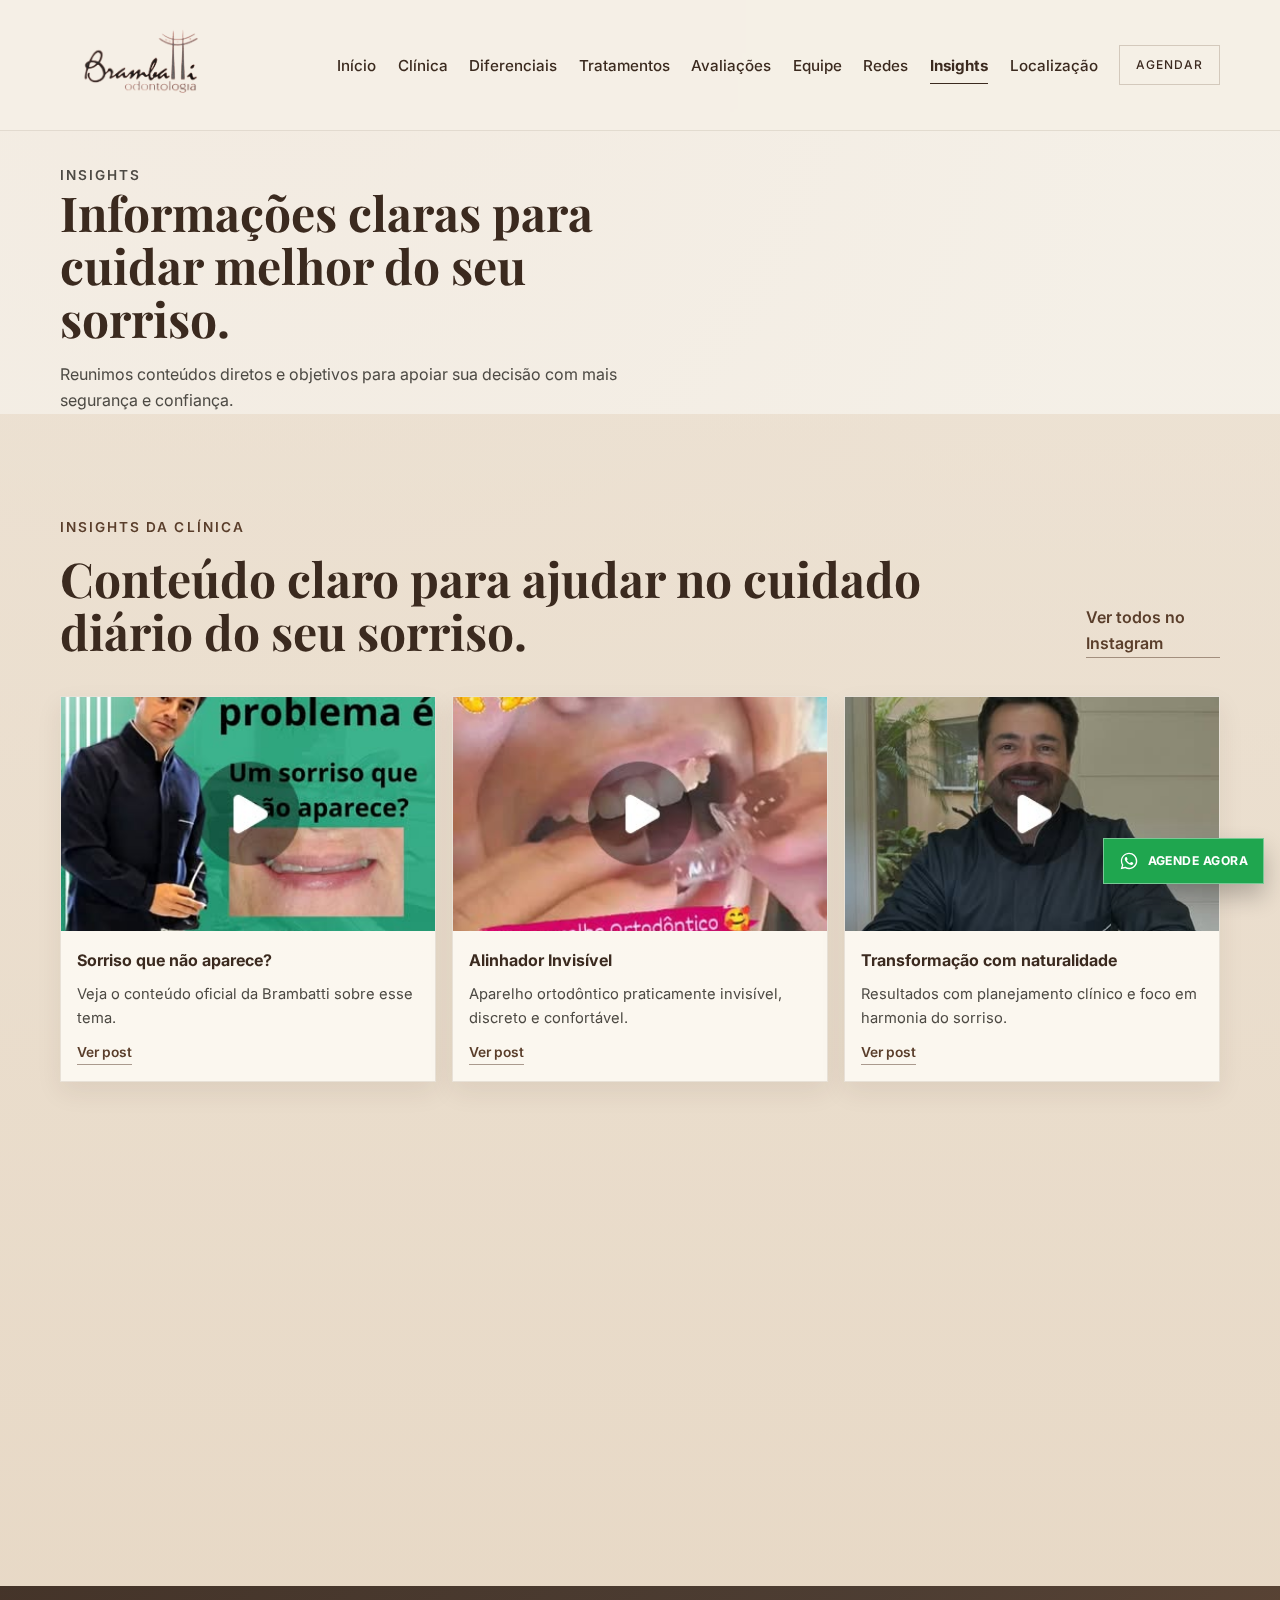
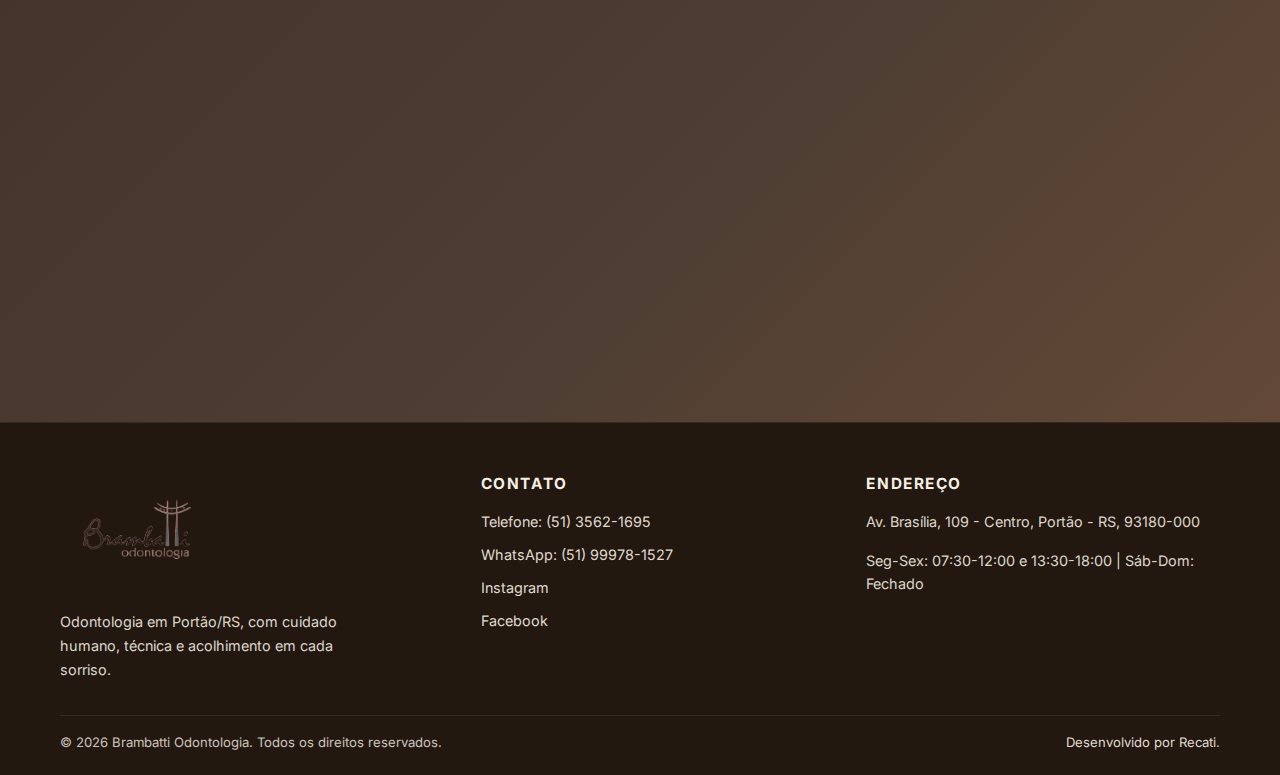
<file: insights.html>
﻿<!doctype html>
<html lang="pt-BR">
<head>
  <meta charset="utf-8">
  <meta name="viewport" content="width=device-width, initial-scale=1">
  <title>Insights | Brambatti Odontologia</title>
  <meta name="description" content="Conteúdos e orientações da Brambatti Odontologia para cuidados com o sorriso.">
  <meta name="author" content="Brambatti Odontologia">
  <meta name="robots" content="index, follow">
  <meta property="og:type" content="website">
  <meta property="og:title" content="Insights | Brambatti Odontologia">
  <meta property="og:description" content="Conteúdos e orientações da Brambatti Odontologia para cuidados com o sorriso.">
  <meta property="og:image" content="assets/images/logo-brambatti.png">
  <meta property="og:locale" content="pt_BR">
  <meta name="theme-color" content="#5A3E2B">
  <link rel="icon" type="image/png" href="assets/images/logo-brambatti.png">
  <link rel="apple-touch-icon" href="assets/images/logo-brambatti.png">
  <link rel="preconnect" href="https://fonts.googleapis.com">
  <link rel="preconnect" href="https://fonts.gstatic.com" crossorigin>
  <link href="https://fonts.googleapis.com/css2?family=Inter:wght@400;500;600;700&family=Playfair+Display:wght@500;600;700&display=swap" rel="stylesheet">
  <link rel="stylesheet" href="css/style.css">
</head>
<body class="inner-page">
  <a class="skip-link" href="#conteudo">Ir para o conteúdo</a>
  <div class="scroll-progress" id="scroll-progress" aria-hidden="true"></div>

  <header class="site-header is-solid" id="site-header">
    <div class="container header-inner">
      <a href="index.html" class="brand" aria-label="Brambatti Odontologia">
        <img src="assets/images/logo-brambatti.png" alt="Logo Brambatti Odontologia">
      </a>
      <button class="menu-toggle" id="menu-toggle" aria-expanded="false" aria-controls="main-nav" aria-label="Abrir menu">
        <span></span>
        <span></span>
        <span></span>
      </button>
      <nav class="main-nav" id="main-nav" aria-label="Principal">
        <a href="index.html">Início</a>
        <a href="clinica.html">Clínica</a>
        <a href="diferenciais.html">Diferenciais</a>
        <a href="tratamentos.html">Tratamentos</a>
        <a href="avaliacoes.html">Avaliações</a>
        <a href="equipe.html">Equipe</a>
        <a href="redes.html">Redes</a>
        <a href="insights.html" aria-current="page">Insights</a>
        <a href="localizacao.html">Localização</a>
        <a href="contato.html" class="nav-cta">Agendar</a>
      </nav>
    </div>
  </header>

  <main id="conteudo">
    <section class="page-intro">
      <div class="container reveal is-visible">
        <p class="section-eyebrow">Insights</p>
        <h1 class="section-title">Informações claras para cuidar melhor do seu sorriso.</h1>
        <p>Reunimos conteúdos diretos e objetivos para apoiar sua decisão com mais segurança e confiança.</p>
      </div>
    </section>

<section class="insights section-alt" id="insights">
      <div class="container">
        <div class="section-head reveal">
          <div>
            <p class="section-eyebrow">Insights da Clínica</p>
            <h2 class="section-title">Conteúdo claro para ajudar no cuidado diário do seu sorriso.</h2>
          </div>
          <a href="https://www.instagram.com/brambatti_odontologia/" target="_blank" rel="noopener noreferrer" class="text-link">Ver todos no Instagram</a>
        </div>
        <div class="insights-grid">
          <article class="insight-card reveal" data-tilt>
            <img src="assets/images/ig-c3yfr7fontr.jpg" alt="Dica sobre higiene bucal">
            <div>
              <h3>Sorriso que não aparece?</h3>
              <p>Veja o conteúdo oficial da Brambatti sobre esse tema.</p>
              <a class="text-link" href="https://www.instagram.com/reel/C3Yfr7FONtr/" target="_blank" rel="noopener noreferrer">Ver post</a>
            </div>
          </article>
          <article class="insight-card reveal" data-tilt>
            <img src="assets/images/ig-cqyl3uiaikm.jpg" alt="Orientação odontológica sobre alinhador invisível">
            <div>
              <h3>Alinhador Invisível</h3>
              <p>Aparelho ortodôntico praticamente invisível, discreto e confortável.</p>
              <a class="text-link" href="https://www.instagram.com/reel/CqYl3UiAIkm/" target="_blank" rel="noopener noreferrer">Ver post</a>
            </div>
          </article>
          <article class="insight-card reveal" data-tilt>
            <img src="assets/images/ig-dfgidwnyyjf.jpg" alt="Transformação de sorriso publicada pela Brambatti">
            <div>
              <h3>Transformação com naturalidade</h3>
              <p>Resultados com planejamento clínico e foco em harmonia do sorriso.</p>
              <a class="text-link" href="https://www.instagram.com/reel/DFGidWnyYJF/" target="_blank" rel="noopener noreferrer">Ver post</a>
            </div>
          </article>
          <article class="insight-card reveal" data-tilt>
            <img src="assets/images/ig-dfytip0uo4k.jpg" alt="Facetas em resina na odontologia estética">
            <div>
              <h3>O segredo está na resina</h3>
              <p>A transformação que você sempre quis, sem meses de espera.</p>
              <a class="text-link" href="https://www.instagram.com/reel/DFyTIp0uo4K/" target="_blank" rel="noopener noreferrer">Ver post</a>
            </div>
          </article>
          <article class="insight-card reveal" data-tilt>
            <img src="assets/images/ig-df6jevtu-rfz.jpg" alt="Resultado estético publicado pela Brambatti">
            <div>
              <h3>Estética com planejamento</h3>
              <p>Resultado estético com segurança, previsibilidade e naturalidade.</p>
              <a class="text-link" href="https://www.instagram.com/reel/DF6JEvtuRfZ/" target="_blank" rel="noopener noreferrer">Ver post</a>
            </div>
          </article>
          <article class="insight-card reveal" data-tilt>
            <img src="assets/images/ig-dujclljj6yy.jpg" alt="Atendimento humanizado da Brambatti Odontologia">
            <div>
              <h3>Cada sorriso conta uma história</h3>
              <p>Confiança e acolhimento para uma experiência tranquila no consultório.</p>
              <a class="text-link" href="https://www.instagram.com/reel/DUjCLLJj6yy/" target="_blank" rel="noopener noreferrer">Ver post</a>
            </div>
          </article>
        </div>
      </div>
    </section>

<section class="final-cta" id="contato">
      <div class="container final-cta-inner reveal">
        <p>Cuide do seu sorriso hoje.</p>
        <h2>Seu próximo sorriso começa com um passo simples.</h2>
        <a class="btn btn-light" href="https://wa.me/5551999781527?text=Olá%2C%20quero%20agendar%20um%20horário%20na%20Brambatti%20Odontologia." target="_blank" rel="noopener noreferrer">
          Agendar pelo WhatsApp
        </a>
      </div>
    </section>
  </main>

<footer class="site-footer">
    <div class="container footer-grid">
      <div class="footer-brand">
        <img src="assets/images/logo-brambatti.png" alt="Logo Brambatti Odontologia">
        <p>Odontologia em Portão/RS, com cuidado humano, técnica e acolhimento em cada sorriso.</p>
      </div>
      <div>
        <h3>Contato</h3>
        <ul>
          <li><a href="tel:+555135621695">Telefone: (51) 3562-1695</a></li>
          <li><a href="https://wa.me/5551999781527" target="_blank" rel="noopener noreferrer">WhatsApp: (51) 99978-1527</a></li>
          <li><a href="https://www.instagram.com/brambatti_odontologia/" target="_blank" rel="noopener noreferrer">Instagram</a></li>
          <li><a href="https://www.facebook.com/brambattiodontologia/" target="_blank" rel="noopener noreferrer">Facebook</a></li>
        </ul>
      </div>
      <div>
        <h3>Endereço</h3>
        <p>Av. Brasília, 109 - Centro, Portão - RS, 93180-000</p>
        <p>Seg-Sex: 07:30-12:00 e 13:30-18:00 | Sáb-Dom: Fechado</p>
      </div>
    </div>
    <div class="footer-bottom">
      <p>&copy; <span id="year"></span> Brambatti Odontologia. Todos os direitos reservados.</p>
      <p><a href="https://www.recati.com.br" target="_blank" rel="noopener noreferrer">Desenvolvido por Recati</a>.</p>
    </div>
  </footer>

<a class="whatsapp-float" href="https://wa.me/5551999781527?text=Olá%2C%20vim%20pelo%20site%20e%20gostaria%20de%20agendar%20uma%20consulta." target="_blank" rel="noopener noreferrer" aria-label="Agendar pelo WhatsApp">
    <svg viewBox="0 0 24 24" aria-hidden="true">
      <path d="M19.05 4.94A9.8 9.8 0 0 0 12.08 2c-5.44 0-9.86 4.42-9.86 9.86 0 1.74.46 3.44 1.34 4.95L2 22l5.35-1.4a9.9 9.9 0 0 0 4.73 1.2h.01c5.44 0 9.86-4.42 9.86-9.86 0-2.63-1.02-5.1-2.9-6.99Zm-6.97 15.2h-.01a8.28 8.28 0 0 1-4.21-1.15l-.3-.18-3.17.83.84-3.09-.2-.32a8.2 8.2 0 0 1-1.27-4.37c0-4.53 3.69-8.21 8.23-8.21 2.2 0 4.26.86 5.82 2.42a8.16 8.16 0 0 1 2.4 5.81c0 4.54-3.69 8.23-8.13 8.23Zm4.51-6.2c-.25-.12-1.48-.73-1.7-.82-.23-.08-.4-.12-.56.12-.17.25-.65.82-.8.99-.15.17-.3.19-.55.07-.25-.12-1.06-.39-2.01-1.24a7.6 7.6 0 0 1-1.4-1.74c-.15-.25-.02-.38.1-.5.11-.11.25-.3.37-.45.13-.15.17-.25.25-.42.08-.16.04-.31-.02-.44-.06-.12-.56-1.35-.77-1.85-.2-.48-.4-.41-.56-.42-.14-.01-.3-.01-.46-.01s-.44.06-.67.31c-.23.25-.88.86-.88 2.09 0 1.24.9 2.43 1.03 2.6.12.17 1.77 2.7 4.28 3.79.6.26 1.06.42 1.43.54.6.19 1.15.16 1.59.1.49-.07 1.48-.6 1.69-1.18.2-.58.2-1.08.14-1.18-.06-.1-.23-.16-.48-.29Z"/>
    </svg>
    <span>Agende agora</span>
  </a>

  <script src="js/main.js"></script>
</body>
</html>
</file>
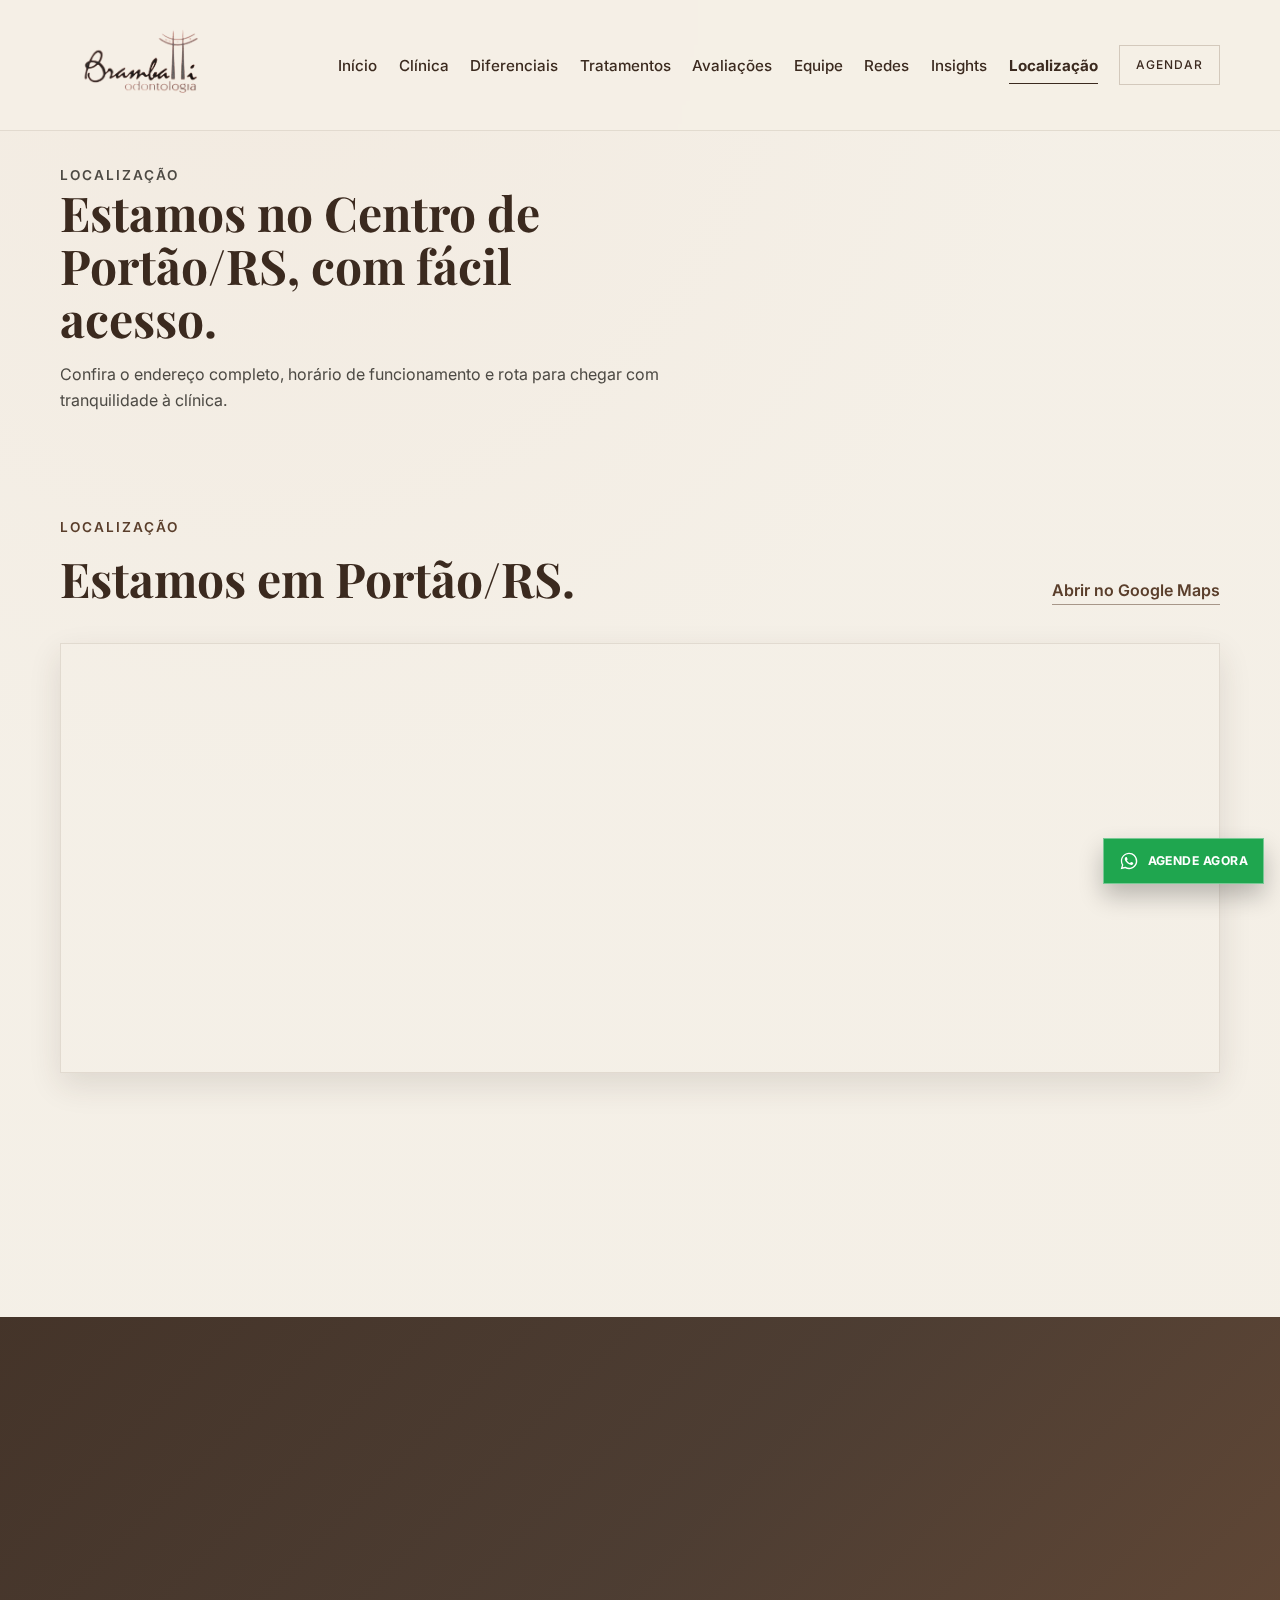
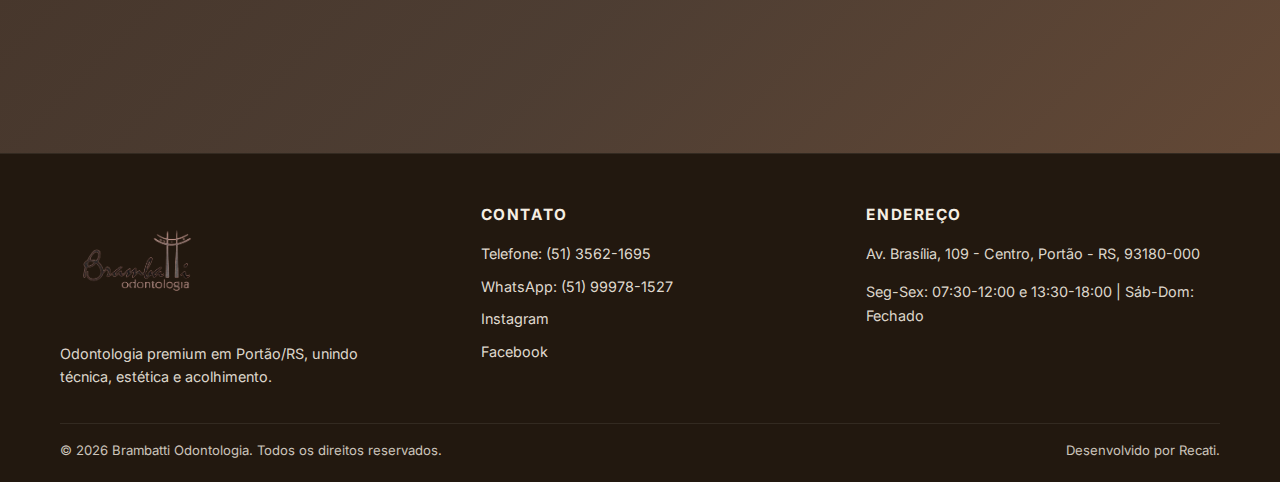
<file: localizacao.html>
﻿<!doctype html>
<html lang="pt-BR">
<head>
  <meta charset="utf-8">
  <meta name="viewport" content="width=device-width, initial-scale=1">
  <title>Localização | Brambatti Odontologia</title>
  <meta name="description" content="Veja endereço, mapa e horários da Brambatti Odontologia em Portão/RS.">
  <meta name="author" content="Brambatti Odontologia">
  <meta name="robots" content="index, follow">
  <meta property="og:type" content="website">
  <meta property="og:title" content="Localização | Brambatti Odontologia">
  <meta property="og:description" content="Veja endereço, mapa e horários da Brambatti Odontologia em Portão/RS.">
  <meta property="og:image" content="assets/images/logo-brambatti.png">
  <meta property="og:locale" content="pt_BR">
  <meta name="theme-color" content="#5A3E2B">
  <link rel="icon" type="image/png" href="assets/images/logo-brambatti.png">
  <link rel="apple-touch-icon" href="assets/images/logo-brambatti.png">
  <link rel="preconnect" href="https://fonts.googleapis.com">
  <link rel="preconnect" href="https://fonts.gstatic.com" crossorigin>
  <link href="https://fonts.googleapis.com/css2?family=Inter:wght@400;500;600;700&family=Playfair+Display:wght@500;600;700&display=swap" rel="stylesheet">
  <link rel="stylesheet" href="css/style.css">
</head>
<body class="inner-page">
  <a class="skip-link" href="#conteudo">Ir para o conteúdo</a>
  <div class="scroll-progress" id="scroll-progress" aria-hidden="true"></div>

  <header class="site-header is-solid" id="site-header">
    <div class="container header-inner">
      <a href="index.html" class="brand" aria-label="Brambatti Odontologia">
        <img src="assets/images/logo-brambatti.png" alt="Logo Brambatti Odontologia">
      </a>
      <button class="menu-toggle" id="menu-toggle" aria-expanded="false" aria-controls="main-nav" aria-label="Abrir menu">
        <span></span>
        <span></span>
        <span></span>
      </button>
      <nav class="main-nav" id="main-nav" aria-label="Principal">
        <a href="index.html">Início</a>
        <a href="clinica.html">Clínica</a>
        <a href="diferenciais.html">Diferenciais</a>
        <a href="tratamentos.html">Tratamentos</a>
        <a href="avaliacoes.html">Avaliações</a>
        <a href="equipe.html">Equipe</a>
        <a href="redes.html">Redes</a>
        <a href="insights.html">Insights</a>
        <a href="localizacao.html" aria-current="page">Localização</a>
        <a href="contato.html" class="nav-cta">Agendar</a>
      </nav>
    </div>
  </header>

  <main id="conteudo">
    <section class="page-intro">
      <div class="container reveal is-visible">
        <p class="section-eyebrow">Localização</p>
        <h1 class="section-title">Estamos no Centro de Portão/RS, com fácil acesso.</h1>
        <p>Confira o endereço completo, horário de funcionamento e rota para chegar com tranquilidade à clínica.</p>
      </div>
    </section>

<section class="location" id="localizacao">
      <div class="container">
        <div class="section-head reveal">
          <div>
            <p class="section-eyebrow">Localização</p>
            <h2 class="section-title">Estamos em Portão/RS.</h2>
          </div>
          <a href="https://maps.google.com/?q=Av.%20Bras%C3%ADlia%2C%20109%20-%20Centro%2C%20Port%C3%A3o%20-%20RS%2C%2093180-000" target="_blank" rel="noopener noreferrer" class="text-link">Abrir no Google Maps</a>
        </div>
        <div class="map-wrap reveal">
          <iframe
            title="Mapa da Brambatti Odontologia em Portão RS"
            src="https://www.google.com/maps?q=Av.%20Bras%C3%ADlia%2C%20109%20-%20Centro%2C%20Port%C3%A3o%20-%20RS%2C%2093180-000&output=embed"
            width="100%"
            height="420"
            style="border:0;"
            allowfullscreen=""
            loading="lazy"
            referrerpolicy="no-referrer-when-downgrade">
          </iframe>
        </div>
        <div class="location-info-grid">
          <article class="location-info-card reveal">
            <h3>Endereço</h3>
            <p>Av. Brasília, 109 - Centro, Portão - RS, 93180-000</p>
            <a href="https://maps.google.com/?q=Av.%20Bras%C3%ADlia%2C%20109%20-%20Centro%2C%20Port%C3%A3o%20-%20RS%2C%2093180-000" target="_blank" rel="noopener noreferrer" class="text-link">Traçar rota</a>
          </article>
          <article class="location-info-card reveal">
            <h3>Horário de Funcionamento</h3>
            <ul class="hours-list">
              <li><span>Segunda a Sexta</span><strong>07:30-12:00 e 13:30-18:00</strong></li>
              <li><span>Sábado e Domingo</span><strong>Fechado</strong></li>
            </ul>
          </article>
        </div>
      </div>
    </section>

<section class="final-cta" id="contato">
      <div class="container final-cta-inner reveal">
        <p>Cuide do seu sorriso hoje.</p>
        <h2>Seu próximo sorriso começa com um passo simples.</h2>
        <a class="btn btn-light" href="https://wa.me/5551999781527?text=Olá%2C%20quero%20agendar%20um%20horário%20na%20Brambatti%20Odontologia." target="_blank" rel="noopener noreferrer">
          Agendar pelo WhatsApp
        </a>
      </div>
    </section>
  </main>

<footer class="site-footer">
    <div class="container footer-grid">
      <div class="footer-brand">
        <img src="assets/images/logo-brambatti.png" alt="Logo Brambatti Odontologia">
        <p>Odontologia premium em Portão/RS, unindo técnica, estética e acolhimento.</p>
      </div>
      <div>
        <h3>Contato</h3>
        <ul>
          <li><a href="tel:+555135621695">Telefone: (51) 3562-1695</a></li>
          <li><a href="https://wa.me/5551999781527" target="_blank" rel="noopener noreferrer">WhatsApp: (51) 99978-1527</a></li>
          <li><a href="https://www.instagram.com/brambatti_odontologia/" target="_blank" rel="noopener noreferrer">Instagram</a></li>
          <li><a href="https://www.facebook.com/brambattiodontologia/" target="_blank" rel="noopener noreferrer">Facebook</a></li>
        </ul>
      </div>
      <div>
        <h3>Endereço</h3>
        <p>Av. Brasília, 109 - Centro, Portão - RS, 93180-000</p>
        <p>Seg-Sex: 07:30-12:00 e 13:30-18:00 | Sáb-Dom: Fechado</p>
      </div>
    </div>
    <div class="footer-bottom">
      <p>&copy; <span id="year"></span> Brambatti Odontologia. Todos os direitos reservados.</p>
      <p>Desenvolvido por Recati.</p>
    </div>
  </footer>

<a class="whatsapp-float" href="https://wa.me/5551999781527?text=Olá%2C%20vim%20pelo%20site%20e%20gostaria%20de%20agendar%20uma%20consulta." target="_blank" rel="noopener noreferrer" aria-label="Agendar pelo WhatsApp">
    <svg viewBox="0 0 24 24" aria-hidden="true">
      <path d="M19.05 4.94A9.8 9.8 0 0 0 12.08 2c-5.44 0-9.86 4.42-9.86 9.86 0 1.74.46 3.44 1.34 4.95L2 22l5.35-1.4a9.9 9.9 0 0 0 4.73 1.2h.01c5.44 0 9.86-4.42 9.86-9.86 0-2.63-1.02-5.1-2.9-6.99Zm-6.97 15.2h-.01a8.28 8.28 0 0 1-4.21-1.15l-.3-.18-3.17.83.84-3.09-.2-.32a8.2 8.2 0 0 1-1.27-4.37c0-4.53 3.69-8.21 8.23-8.21 2.2 0 4.26.86 5.82 2.42a8.16 8.16 0 0 1 2.4 5.81c0 4.54-3.69 8.23-8.13 8.23Zm4.51-6.2c-.25-.12-1.48-.73-1.7-.82-.23-.08-.4-.12-.56.12-.17.25-.65.82-.8.99-.15.17-.3.19-.55.07-.25-.12-1.06-.39-2.01-1.24a7.6 7.6 0 0 1-1.4-1.74c-.15-.25-.02-.38.1-.5.11-.11.25-.3.37-.45.13-.15.17-.25.25-.42.08-.16.04-.31-.02-.44-.06-.12-.56-1.35-.77-1.85-.2-.48-.4-.41-.56-.42-.14-.01-.3-.01-.46-.01s-.44.06-.67.31c-.23.25-.88.86-.88 2.09 0 1.24.9 2.43 1.03 2.6.12.17 1.77 2.7 4.28 3.79.6.26 1.06.42 1.43.54.6.19 1.15.16 1.59.1.49-.07 1.48-.6 1.69-1.18.2-.58.2-1.08.14-1.18-.06-.1-.23-.16-.48-.29Z"/>
    </svg>
    <span>Agende agora</span>
  </a>

  <script src="js/main.js"></script>
</body>
</html>
</file>
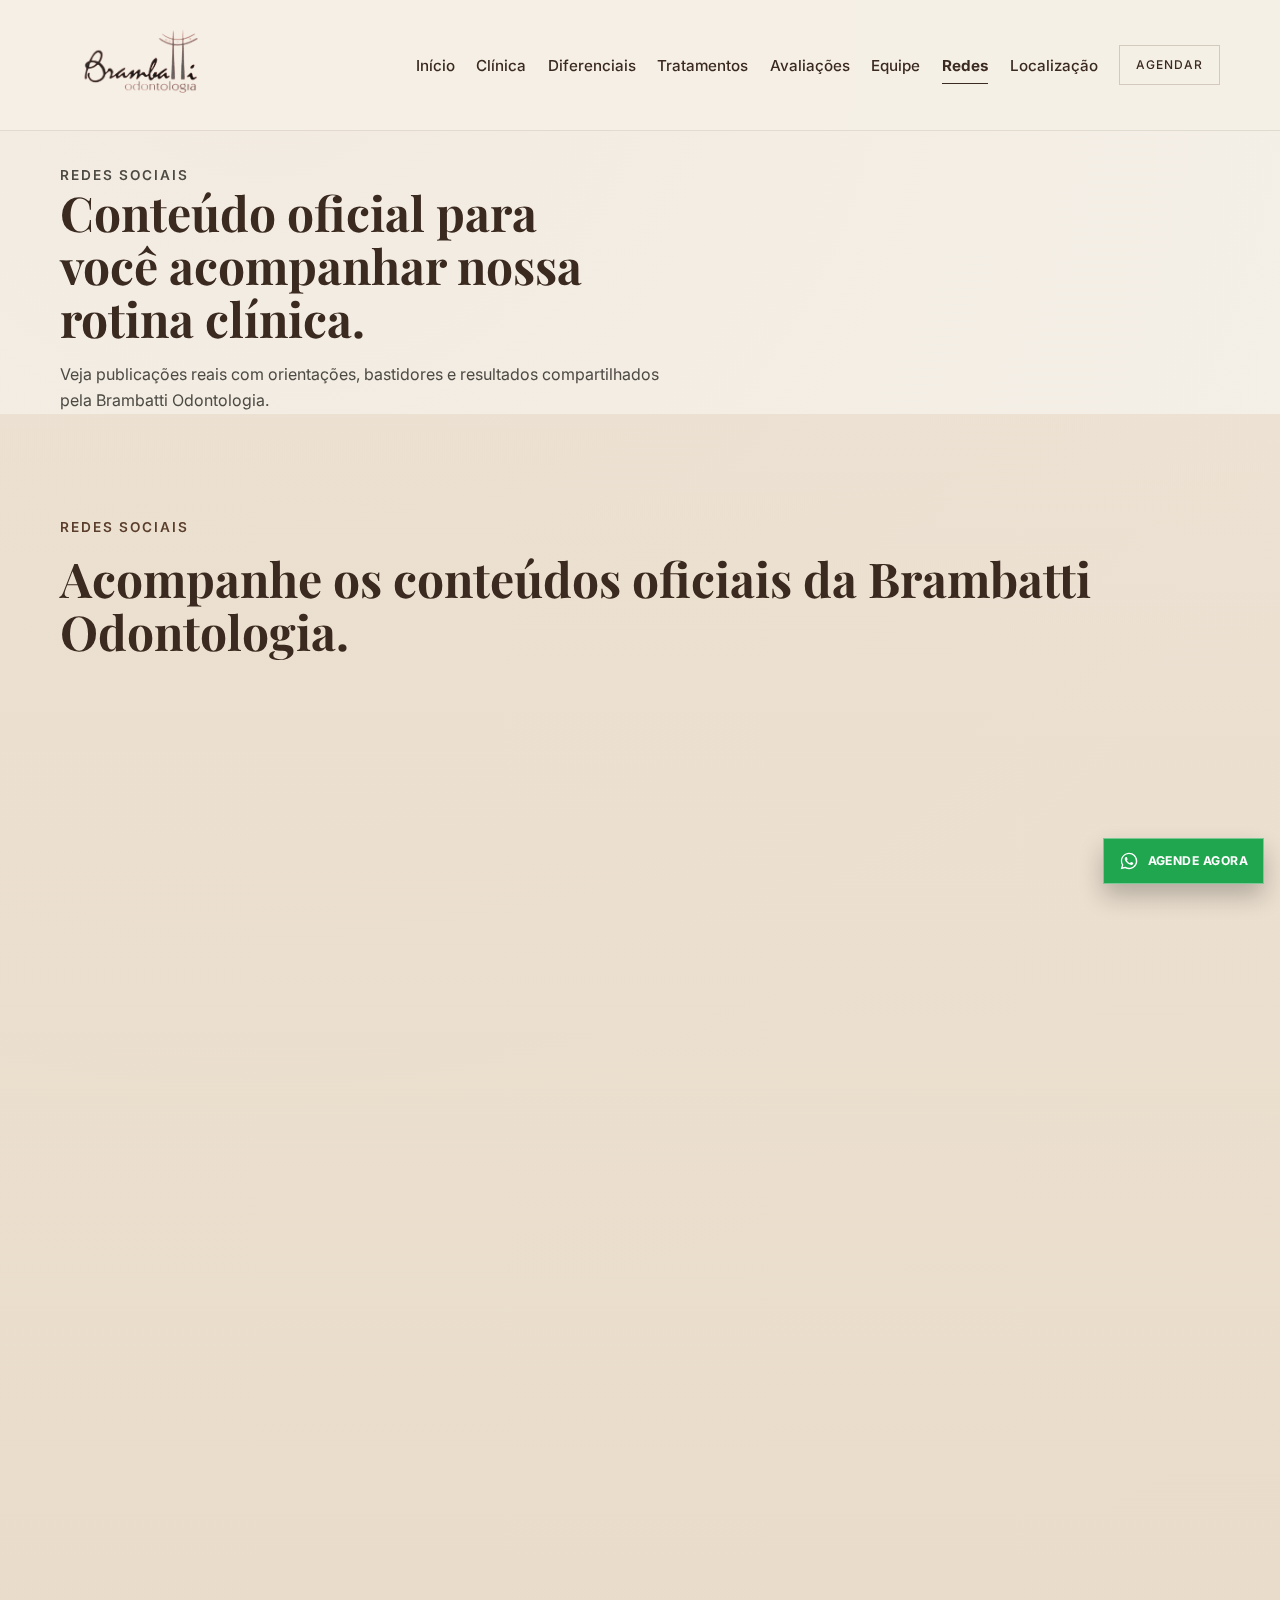
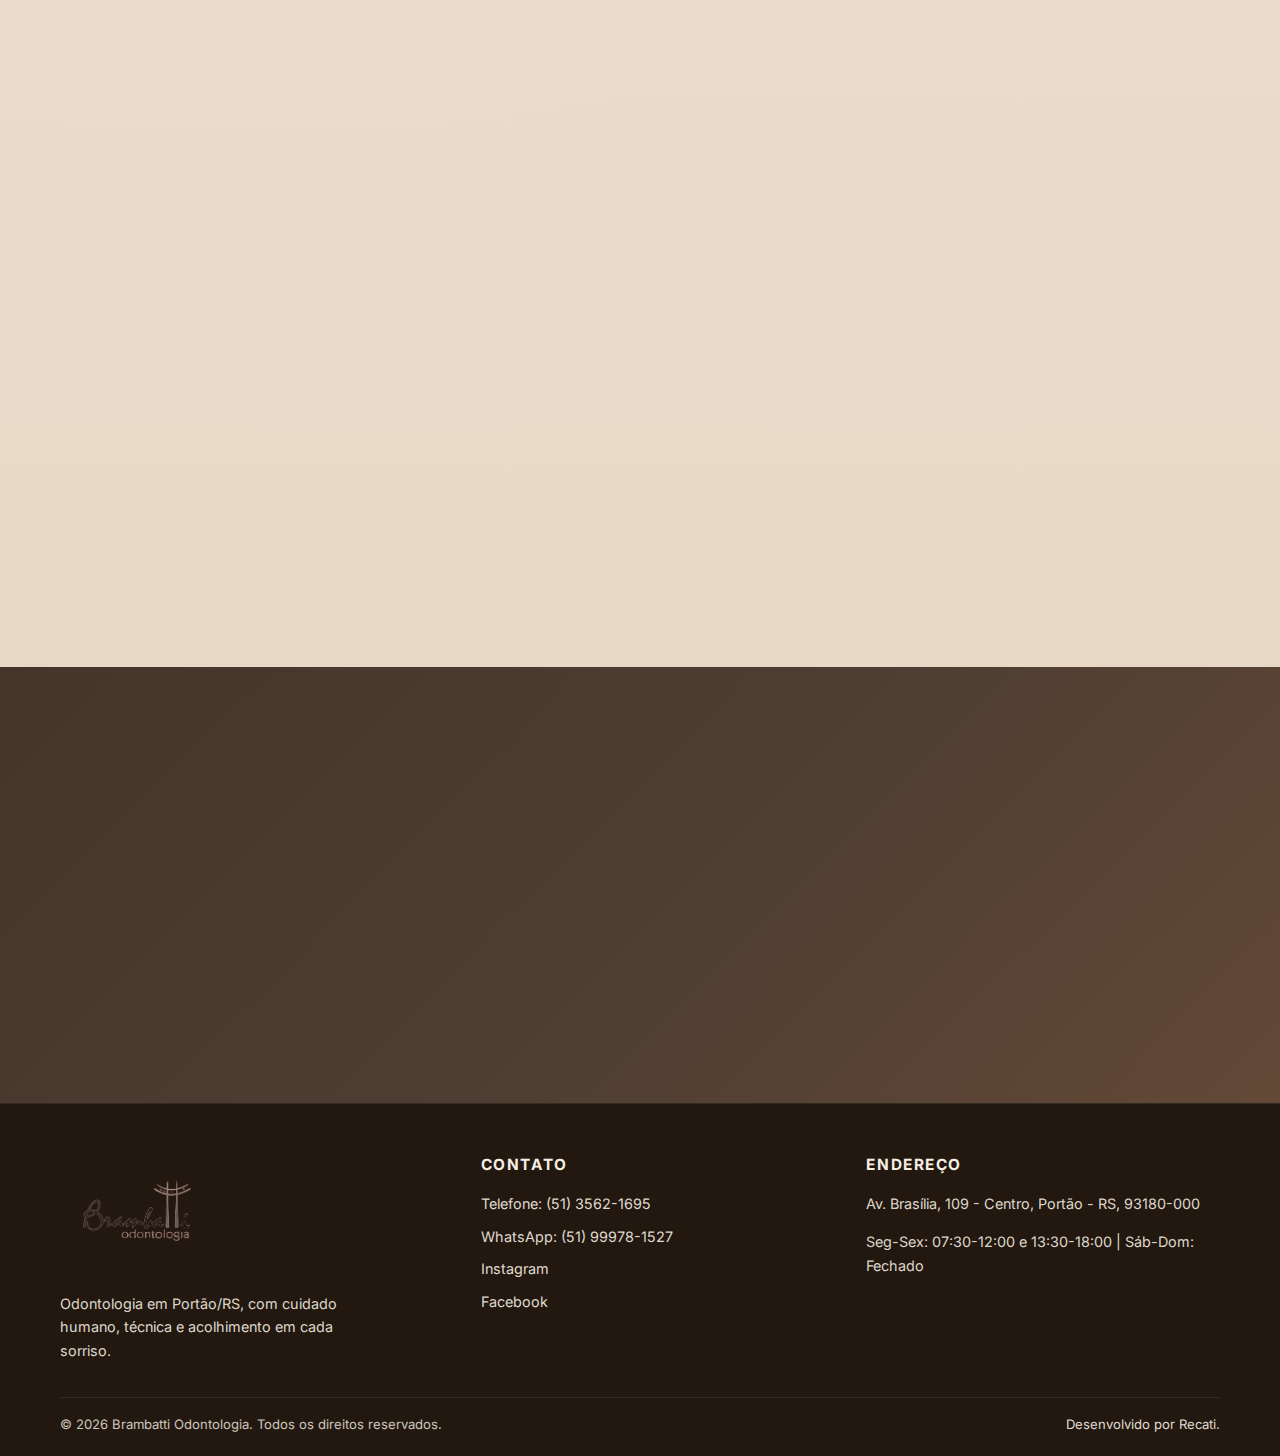
<file: redes.html>
﻿<!doctype html>
<html lang="pt-BR">
<head>
  <meta charset="utf-8">
  <meta name="viewport" content="width=device-width, initial-scale=1">
  <title>Redes Sociais | Brambatti Odontologia</title>
  <meta name="description" content="Acompanhe publicações reais da Brambatti Odontologia no Instagram e Facebook.">
  <meta name="author" content="Brambatti Odontologia">
  <meta name="robots" content="index, follow">
  <meta property="og:type" content="website">
  <meta property="og:title" content="Redes Sociais | Brambatti Odontologia">
  <meta property="og:description" content="Acompanhe publicações reais da Brambatti Odontologia no Instagram e Facebook.">
  <meta property="og:image" content="assets/images/logo-brambatti.png">
  <meta property="og:locale" content="pt_BR">
  <meta name="theme-color" content="#5A3E2B">
  <link rel="icon" type="image/png" href="assets/images/logo-brambatti.png">
  <link rel="apple-touch-icon" href="assets/images/logo-brambatti.png">
  <link rel="preconnect" href="https://fonts.googleapis.com">
  <link rel="preconnect" href="https://fonts.gstatic.com" crossorigin>
  <link href="https://fonts.googleapis.com/css2?family=Inter:wght@400;500;600;700&family=Playfair+Display:wght@500;600;700&display=swap" rel="stylesheet">
  <link rel="stylesheet" href="css/style.css">
</head>
<body class="inner-page">
  <a class="skip-link" href="#conteudo">Ir para o conteúdo</a>
  <div class="scroll-progress" id="scroll-progress" aria-hidden="true"></div>

  <header class="site-header is-solid" id="site-header">
    <div class="container header-inner">
      <a href="index.html" class="brand" aria-label="Brambatti Odontologia">
        <img src="assets/images/logo-brambatti.png" alt="Logo Brambatti Odontologia">
      </a>
      <button class="menu-toggle" id="menu-toggle" aria-expanded="false" aria-controls="main-nav" aria-label="Abrir menu">
        <span></span>
        <span></span>
        <span></span>
      </button>
      <nav class="main-nav" id="main-nav" aria-label="Principal">
        <a href="index.html">Início</a>
        <a href="clinica.html">Clínica</a>
        <a href="diferenciais.html">Diferenciais</a>
        <a href="tratamentos.html">Tratamentos</a>
        <a href="avaliacoes.html">Avaliações</a>
        <a href="equipe.html">Equipe</a>
        <a href="redes.html" aria-current="page">Redes</a>
        <a href="localizacao.html">Localização</a>
        <a href="contato.html" class="nav-cta">Agendar</a>
      </nav>
    </div>
  </header>

  <main id="conteudo">
    <section class="page-intro">
      <div class="container reveal is-visible">
        <p class="section-eyebrow">Redes Sociais</p>
        <h1 class="section-title">Conteúdo oficial para você acompanhar nossa rotina clínica.</h1>
        <p>Veja publicações reais com orientações, bastidores e resultados compartilhados pela Brambatti Odontologia.</p>
      </div>
    </section>

<section class="social section-alt" id="social">
      <div class="container">
        <p class="section-eyebrow reveal">Redes Sociais</p>
        <h2 class="section-title reveal">Acompanhe os conteúdos oficiais da Brambatti Odontologia.</h2>
        <div class="social-grid">
          <article class="social-block reveal">
            <div class="social-head">
              <h3>Instagram</h3>
              <a href="https://www.instagram.com/brambatti_odontologia/" target="_blank" rel="noopener noreferrer">@brambatti_odontologia</a>
            </div>
            <p class="social-status">
              Transformações, orientações e bastidores da clínica em publicações reais do perfil oficial.
            </p>
            <div class="social-post-grid">
              <a class="social-post-card" href="https://www.instagram.com/reel/C3Yfr7FONtr/" target="_blank" rel="noopener noreferrer">
                <img src="assets/images/ig-c3yfr7fontr.jpg" alt="Post sobre sorriso que não aparece">
                <div class="content">
                  <h4>Sorriso que não aparece?</h4>
                  <p>Veja orientações práticas para valorizar ainda mais seu sorriso.</p>
                  <span class="text-link">Ver no Instagram</span>
                </div>
              </a>
              <a class="social-post-card" href="https://www.instagram.com/reel/CqYl3UiAIkm/" target="_blank" rel="noopener noreferrer">
                <img src="assets/images/ig-cqyl3uiaikm.jpg" alt="Post sobre alinhador invisível">
                <div class="content">
                  <h4>Alinhador Invisível</h4>
                  <p>Aparelho discreto, confortável e prático para diversos casos.</p>
                  <span class="text-link">Ver no Instagram</span>
                </div>
              </a>
              <a class="social-post-card" href="https://www.instagram.com/reel/DFGidWnyYJF/" target="_blank" rel="noopener noreferrer">
                <img src="assets/images/ig-dfgidwnyyjf.jpg" alt="Post com transformação de sorriso">
                <div class="content">
                  <h4>Transformação com naturalidade</h4>
                  <p>Resultados planejados para unir estética, função e segurança.</p>
                  <span class="text-link">Ver no Instagram</span>
                </div>
              </a>
              <a class="social-post-card" href="https://www.instagram.com/reel/DFyTIp0uo4K/" target="_blank" rel="noopener noreferrer">
                <img src="assets/images/ig-dfytip0uo4k.jpg" alt="Post sobre transformação em resina">
                <div class="content">
                  <h4>O segredo está na resina</h4>
                  <p>A transformação que você sempre quis, com rapidez e acabamento natural.</p>
                  <span class="text-link">Ver no Instagram</span>
                </div>
              </a>
              <a class="social-post-card" href="https://www.instagram.com/reel/DF6JEvtuRfZ/" target="_blank" rel="noopener noreferrer">
                <img src="assets/images/ig-df6jevtu-rfz.jpg" alt="Post com resultado estético">
                <div class="content">
                  <h4>Estética com planejamento</h4>
                  <p>Cada detalhe é pensado para um sorriso harmônico e duradouro.</p>
                  <span class="text-link">Ver no Instagram</span>
                </div>
              </a>
              <a class="social-post-card" href="https://www.instagram.com/reel/DUjCLLJj6yy/" target="_blank" rel="noopener noreferrer">
                <img src="assets/images/ig-dujclljj6yy.jpg" alt="Post sobre atendimento humanizado">
                <div class="content">
                  <h4>Cada sorriso conta uma história</h4>
                  <p>Confiança, empatia e profissionalismo em cada etapa do atendimento.</p>
                  <span class="text-link">Ver no Instagram</span>
                </div>
              </a>
            </div>
          </article>
          <article class="social-block reveal">
            <div class="social-head">
              <h3>Facebook</h3>
              <a href="https://www.facebook.com/brambattiodontologia/" target="_blank" rel="noopener noreferrer">Brambatti Odontologia</a>
            </div>
            <p class="social-status">
              Conteúdos institucionais e casos compartilhados na página oficial da clínica.
            </p>
            <div class="social-post-grid is-compact">
              <a class="social-post-card" href="https://www.facebook.com/brambattiodontologia/photos/dr-rafael-e-dr-daniela-aqui-na-brambatti-odontologia-/766724188904248/" target="_blank" rel="noopener noreferrer">
                <img src="assets/images/fb-equipe-766724188904248.jpg" alt="Equipe da Brambatti Odontologia">
                <div class="content">
                  <h4>Equipe Brambatti</h4>
                  <p>Dr. Rafael Brambatti e Dra. Daniela Steyer em publicação oficial.</p>
                  <span class="text-link">Ver no Facebook</span>
                </div>
              </a>
              <a class="social-post-card" href="https://www.facebook.com/brambattiodontologia/photos/a.4276380905780221/4464342056984104/?type=3" target="_blank" rel="noopener noreferrer">
                <img src="assets/images/fb-facetas-4464342056984104.jpg" alt="Post sobre facetas e estética do sorriso">
                <div class="content">
                  <h4>Facetas e estética</h4>
                  <p>Conteúdo oficial sobre planejamento estético e naturalidade do sorriso.</p>
                  <span class="text-link">Ver no Facebook</span>
                </div>
              </a>
              <a class="social-post-card" href="https://www.facebook.com/brambattiodontologia/posts/fotos-inicial-e-final-da-restaura%C3%A7%C3%A3o-de-resina-em-um-dente-molar/935424452034220/" target="_blank" rel="noopener noreferrer">
                <img src="assets/images/fb-resina-935424452034220.jpg" alt="Post com restauração em resina">
                <div class="content">
                  <h4>Restauração em resina</h4>
                  <p>Comparativo de resultado inicial e final em caso clínico real.</p>
                  <span class="text-link">Ver no Facebook</span>
                </div>
              </a>
            </div>
          </article>
        </div>
      </div>
    </section>

<section class="final-cta" id="contato">
      <div class="container final-cta-inner reveal">
        <p>Cuide do seu sorriso hoje.</p>
        <h2>TOME O PRIMEIRO PASSO PRA FORTALECER SUA CONFIANÇA</h2>
        <a class="btn btn-light" href="https://wa.me/5551999781527?text=Olá%2C%20quero%20agendar%20um%20horário%20na%20Brambatti%20Odontologia." target="_blank" rel="noopener noreferrer">
          Agendar pelo WhatsApp
        </a>
      </div>
    </section>
  </main>

<footer class="site-footer">
    <div class="container footer-grid">
      <div class="footer-brand">
        <img src="assets/images/logo-brambatti.png" alt="Logo Brambatti Odontologia">
        <p>Odontologia em Portão/RS, com cuidado humano, técnica e acolhimento em cada sorriso.</p>
      </div>
      <div>
        <h3>Contato</h3>
        <ul>
          <li><a href="tel:+555135621695">Telefone: (51) 3562-1695</a></li>
          <li><a href="https://wa.me/5551999781527" target="_blank" rel="noopener noreferrer">WhatsApp: (51) 99978-1527</a></li>
          <li><a href="https://www.instagram.com/brambatti_odontologia/" target="_blank" rel="noopener noreferrer">Instagram</a></li>
          <li><a href="https://www.facebook.com/brambattiodontologia/" target="_blank" rel="noopener noreferrer">Facebook</a></li>
        </ul>
      </div>
      <div>
        <h3>Endereço</h3>
        <p>Av. Brasília, 109 - Centro, Portão - RS, 93180-000</p>
        <p>Seg-Sex: 07:30-12:00 e 13:30-18:00 | Sáb-Dom: Fechado</p>
      </div>
    </div>
    <div class="footer-bottom">
      <p>&copy; <span id="year"></span> Brambatti Odontologia. Todos os direitos reservados.</p>
      <p><a href="https://www.recati.com.br" target="_blank" rel="noopener noreferrer">Desenvolvido por Recati</a>.</p>
    </div>
  </footer>

<a class="whatsapp-float" href="https://wa.me/5551999781527?text=Olá%2C%20vim%20pelo%20site%20e%20gostaria%20de%20agendar%20uma%20consulta." target="_blank" rel="noopener noreferrer" aria-label="Agendar pelo WhatsApp">
    <svg viewBox="0 0 24 24" aria-hidden="true">
      <path d="M19.05 4.94A9.8 9.8 0 0 0 12.08 2c-5.44 0-9.86 4.42-9.86 9.86 0 1.74.46 3.44 1.34 4.95L2 22l5.35-1.4a9.9 9.9 0 0 0 4.73 1.2h.01c5.44 0 9.86-4.42 9.86-9.86 0-2.63-1.02-5.1-2.9-6.99Zm-6.97 15.2h-.01a8.28 8.28 0 0 1-4.21-1.15l-.3-.18-3.17.83.84-3.09-.2-.32a8.2 8.2 0 0 1-1.27-4.37c0-4.53 3.69-8.21 8.23-8.21 2.2 0 4.26.86 5.82 2.42a8.16 8.16 0 0 1 2.4 5.81c0 4.54-3.69 8.23-8.13 8.23Zm4.51-6.2c-.25-.12-1.48-.73-1.7-.82-.23-.08-.4-.12-.56.12-.17.25-.65.82-.8.99-.15.17-.3.19-.55.07-.25-.12-1.06-.39-2.01-1.24a7.6 7.6 0 0 1-1.4-1.74c-.15-.25-.02-.38.1-.5.11-.11.25-.3.37-.45.13-.15.17-.25.25-.42.08-.16.04-.31-.02-.44-.06-.12-.56-1.35-.77-1.85-.2-.48-.4-.41-.56-.42-.14-.01-.3-.01-.46-.01s-.44.06-.67.31c-.23.25-.88.86-.88 2.09 0 1.24.9 2.43 1.03 2.6.12.17 1.77 2.7 4.28 3.79.6.26 1.06.42 1.43.54.6.19 1.15.16 1.59.1.49-.07 1.48-.6 1.69-1.18.2-.58.2-1.08.14-1.18-.06-.1-.23-.16-.48-.29Z"/>
    </svg>
    <span>Agende agora</span>
  </a>

  <script src="js/main.js"></script>
</body>
</html>
</file>
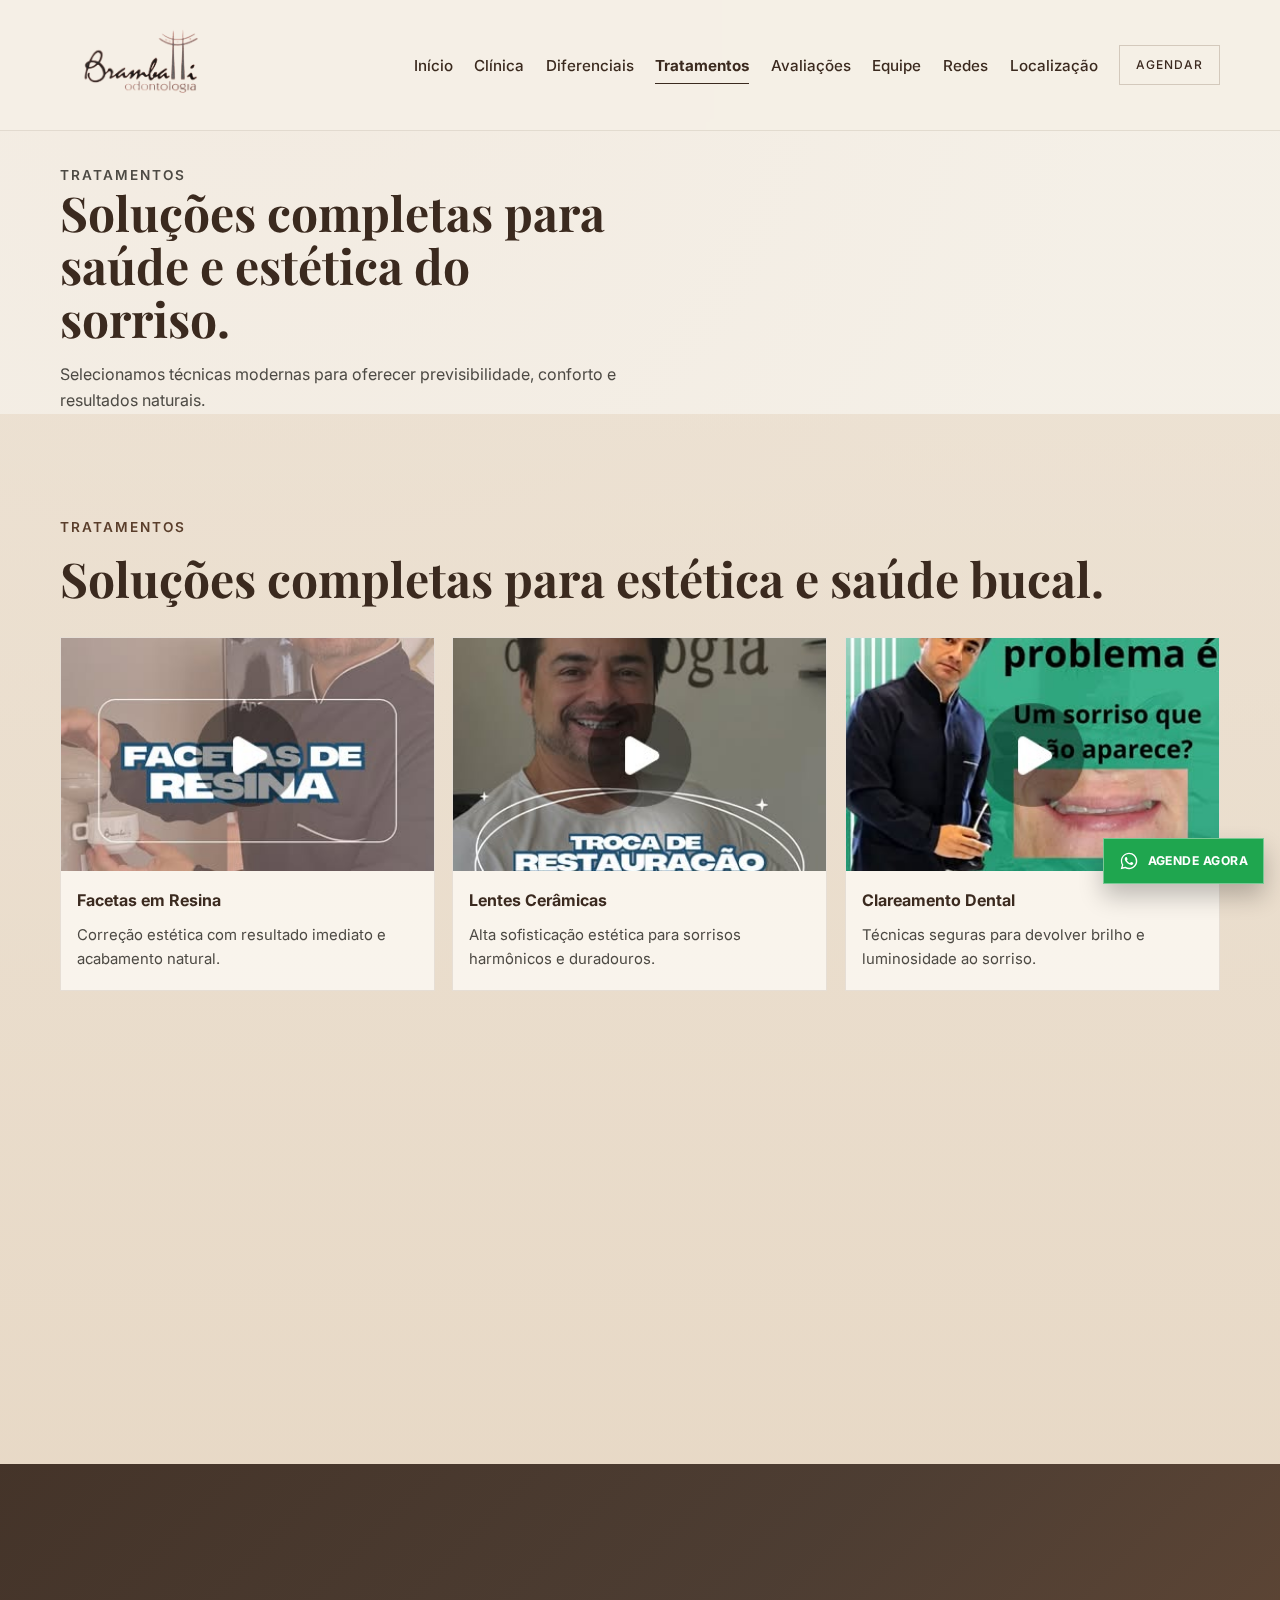
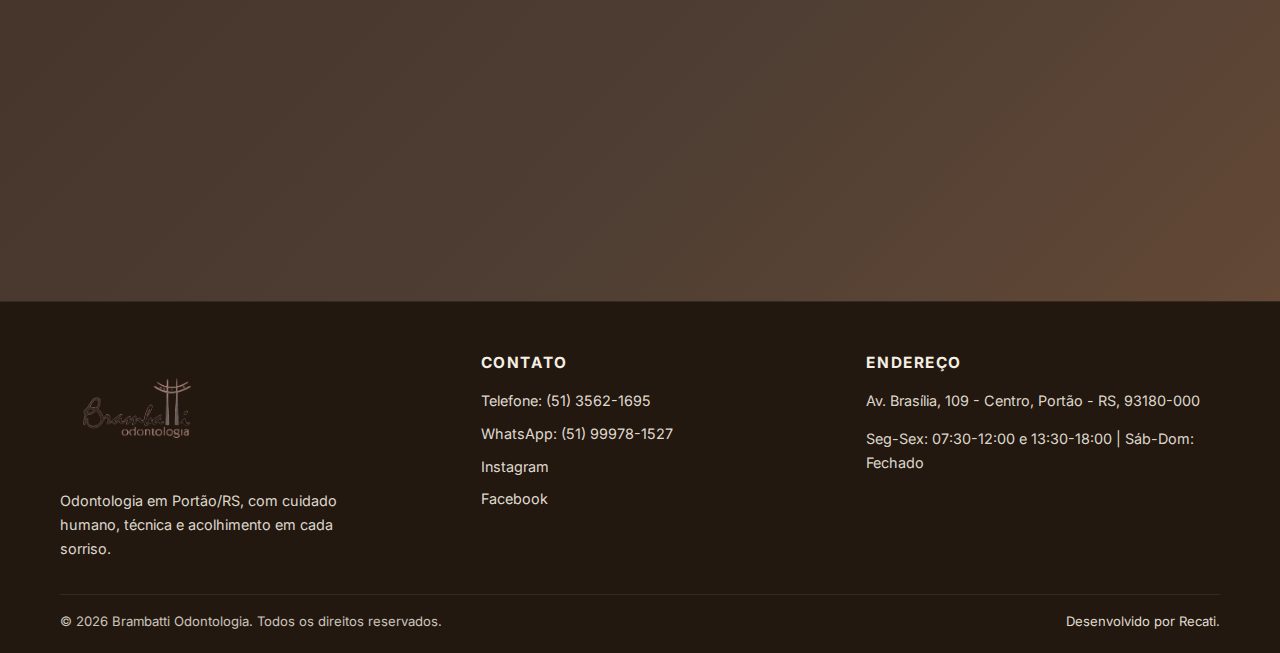
<file: tratamentos.html>
﻿<!doctype html>
<html lang="pt-BR">
<head>
  <meta charset="utf-8">
  <meta name="viewport" content="width=device-width, initial-scale=1">
  <title>Tratamentos | Brambatti Odontologia</title>
  <meta name="description" content="Conheça os principais tratamentos da Brambatti Odontologia em Portão/RS.">
  <meta name="author" content="Brambatti Odontologia">
  <meta name="robots" content="index, follow">
  <meta property="og:type" content="website">
  <meta property="og:title" content="Tratamentos | Brambatti Odontologia">
  <meta property="og:description" content="Conheça os principais tratamentos da Brambatti Odontologia em Portão/RS.">
  <meta property="og:image" content="assets/images/logo-brambatti.png">
  <meta property="og:locale" content="pt_BR">
  <meta name="theme-color" content="#5A3E2B">
  <link rel="icon" type="image/png" href="assets/images/logo-brambatti.png">
  <link rel="apple-touch-icon" href="assets/images/logo-brambatti.png">
  <link rel="preconnect" href="https://fonts.googleapis.com">
  <link rel="preconnect" href="https://fonts.gstatic.com" crossorigin>
  <link href="https://fonts.googleapis.com/css2?family=Inter:wght@400;500;600;700&family=Playfair+Display:wght@500;600;700&display=swap" rel="stylesheet">
  <link rel="stylesheet" href="css/style.css">
</head>
<body class="inner-page">
  <a class="skip-link" href="#conteudo">Ir para o conteúdo</a>
  <div class="scroll-progress" id="scroll-progress" aria-hidden="true"></div>

  <header class="site-header is-solid" id="site-header">
    <div class="container header-inner">
      <a href="index.html" class="brand" aria-label="Brambatti Odontologia">
        <img src="assets/images/logo-brambatti.png" alt="Logo Brambatti Odontologia">
      </a>
      <button class="menu-toggle" id="menu-toggle" aria-expanded="false" aria-controls="main-nav" aria-label="Abrir menu">
        <span></span>
        <span></span>
        <span></span>
      </button>
      <nav class="main-nav" id="main-nav" aria-label="Principal">
        <a href="index.html">Início</a>
        <a href="clinica.html">Clínica</a>
        <a href="diferenciais.html">Diferenciais</a>
        <a href="tratamentos.html" aria-current="page">Tratamentos</a>
        <a href="avaliacoes.html">Avaliações</a>
        <a href="equipe.html">Equipe</a>
        <a href="redes.html">Redes</a>
        <a href="localizacao.html">Localização</a>
        <a href="contato.html" class="nav-cta">Agendar</a>
      </nav>
    </div>
  </header>

  <main id="conteudo">
    <section class="page-intro">
      <div class="container reveal is-visible">
        <p class="section-eyebrow">Tratamentos</p>
        <h1 class="section-title">Soluções completas para saúde e estética do sorriso.</h1>
        <p>Selecionamos técnicas modernas para oferecer previsibilidade, conforto e resultados naturais.</p>
      </div>
    </section>

<section class="treatments section-alt" id="tratamentos">
      <div class="container">
        <p class="section-eyebrow reveal">Tratamentos</p>
        <h2 class="section-title reveal">Soluções completas para estética e saúde bucal.</h2>
        <div class="treatments-grid">
          <article class="treatment-card reveal" data-tilt>
            <img src="assets/images/ig-dfytip0uo4k.jpg" alt="Aplicação de facetas em resina">
            <div>
              <h3>Facetas em Resina</h3>
              <p>Correção estética com resultado imediato e acabamento natural.</p>
            </div>
          </article>
          <article class="treatment-card reveal" data-tilt>
            <img src="assets/images/ig-df6jevtu-rfz.jpg" alt="Lentes cerâmicas com acabamento estético">
            <div>
              <h3>Lentes Cerâmicas</h3>
              <p>Alta sofisticação estética para sorrisos harmônicos e duradouros.</p>
            </div>
          </article>
          <article class="treatment-card reveal" data-tilt>
            <img src="assets/images/ig-c3yfr7fontr.jpg" alt="Procedimento de clareamento dental">
            <div>
              <h3>Clareamento Dental</h3>
              <p>Técnicas seguras para devolver brilho e luminosidade ao sorriso.</p>
            </div>
          </article>
          <article class="treatment-card reveal" data-tilt>
            <img src="assets/images/ig-dfgidwnyyjf.jpg" alt="Planejamento de implante dentário">
            <div>
              <h3>Implantes</h3>
              <p>Reabilitação funcional e estética para mastigação e autoconfiança.</p>
            </div>
          </article>
          <article class="treatment-card reveal" data-tilt>
            <img src="assets/images/fb-resina-935424452034220.jpg" alt="Prótese dental em laboratório e consultório">
            <div>
              <h3>Próteses</h3>
              <p>Soluções personalizadas para conforto, estabilidade e naturalidade.</p>
            </div>
          </article>
          <article class="treatment-card reveal" data-tilt>
            <img src="assets/images/ig-cqyl3uiaikm.jpg" alt="Alinhadores transparentes para correção ortodôntica">
            <div>
              <h3>Alinhador Invisível</h3>
              <p>Ortodontia discreta com alinhamento gradual e previsível.</p>
            </div>
          </article>
        </div>
      </div>
    </section>

<section class="final-cta" id="contato">
      <div class="container final-cta-inner reveal">
        <p>Cuide do seu sorriso hoje.</p>
        <h2>TOME O PRIMEIRO PASSO PRA FORTALECER SUA CONFIANÇA</h2>
        <a class="btn btn-light" href="https://wa.me/5551999781527?text=Olá%2C%20quero%20agendar%20um%20horário%20na%20Brambatti%20Odontologia." target="_blank" rel="noopener noreferrer">
          Agendar pelo WhatsApp
        </a>
      </div>
    </section>
  </main>

<footer class="site-footer">
    <div class="container footer-grid">
      <div class="footer-brand">
        <img src="assets/images/logo-brambatti.png" alt="Logo Brambatti Odontologia">
        <p>Odontologia em Portão/RS, com cuidado humano, técnica e acolhimento em cada sorriso.</p>
      </div>
      <div>
        <h3>Contato</h3>
        <ul>
          <li><a href="tel:+555135621695">Telefone: (51) 3562-1695</a></li>
          <li><a href="https://wa.me/5551999781527" target="_blank" rel="noopener noreferrer">WhatsApp: (51) 99978-1527</a></li>
          <li><a href="https://www.instagram.com/brambatti_odontologia/" target="_blank" rel="noopener noreferrer">Instagram</a></li>
          <li><a href="https://www.facebook.com/brambattiodontologia/" target="_blank" rel="noopener noreferrer">Facebook</a></li>
        </ul>
      </div>
      <div>
        <h3>Endereço</h3>
        <p>Av. Brasília, 109 - Centro, Portão - RS, 93180-000</p>
        <p>Seg-Sex: 07:30-12:00 e 13:30-18:00 | Sáb-Dom: Fechado</p>
      </div>
    </div>
    <div class="footer-bottom">
      <p>&copy; <span id="year"></span> Brambatti Odontologia. Todos os direitos reservados.</p>
      <p><a href="https://www.recati.com.br" target="_blank" rel="noopener noreferrer">Desenvolvido por Recati</a>.</p>
    </div>
  </footer>

<a class="whatsapp-float" href="https://wa.me/5551999781527?text=Olá%2C%20vim%20pelo%20site%20e%20gostaria%20de%20agendar%20uma%20consulta." target="_blank" rel="noopener noreferrer" aria-label="Agendar pelo WhatsApp">
    <svg viewBox="0 0 24 24" aria-hidden="true">
      <path d="M19.05 4.94A9.8 9.8 0 0 0 12.08 2c-5.44 0-9.86 4.42-9.86 9.86 0 1.74.46 3.44 1.34 4.95L2 22l5.35-1.4a9.9 9.9 0 0 0 4.73 1.2h.01c5.44 0 9.86-4.42 9.86-9.86 0-2.63-1.02-5.1-2.9-6.99Zm-6.97 15.2h-.01a8.28 8.28 0 0 1-4.21-1.15l-.3-.18-3.17.83.84-3.09-.2-.32a8.2 8.2 0 0 1-1.27-4.37c0-4.53 3.69-8.21 8.23-8.21 2.2 0 4.26.86 5.82 2.42a8.16 8.16 0 0 1 2.4 5.81c0 4.54-3.69 8.23-8.13 8.23Zm4.51-6.2c-.25-.12-1.48-.73-1.7-.82-.23-.08-.4-.12-.56.12-.17.25-.65.82-.8.99-.15.17-.3.19-.55.07-.25-.12-1.06-.39-2.01-1.24a7.6 7.6 0 0 1-1.4-1.74c-.15-.25-.02-.38.1-.5.11-.11.25-.3.37-.45.13-.15.17-.25.25-.42.08-.16.04-.31-.02-.44-.06-.12-.56-1.35-.77-1.85-.2-.48-.4-.41-.56-.42-.14-.01-.3-.01-.46-.01s-.44.06-.67.31c-.23.25-.88.86-.88 2.09 0 1.24.9 2.43 1.03 2.6.12.17 1.77 2.7 4.28 3.79.6.26 1.06.42 1.43.54.6.19 1.15.16 1.59.1.49-.07 1.48-.6 1.69-1.18.2-.58.2-1.08.14-1.18-.06-.1-.23-.16-.48-.29Z"/>
    </svg>
    <span>Agende agora</span>
  </a>

  <script src="js/main.js"></script>
</body>
</html>
</file>
<file: css/style.css>
:root {
  --cream: #f4efe6;
  --beige: #e7d8c5;
  --brown: #5a3e2b;
  --brown-dark: #3b2a1f;
  --text: #2e2e2e;
  --text-soft: #4d4a44;
  --light: #fffdf8;
  --line: rgba(90, 62, 43, 0.22);
  --line-soft: rgba(90, 62, 43, 0.12);
  --shadow-soft: 0 12px 30px rgba(59, 42, 31, 0.12);
  --shadow-medium: 0 18px 45px rgba(59, 42, 31, 0.18);
  --section-gap: clamp(72px, 8vw, 112px);
  --radius-soft: 12px;
  --radius-image: 16px;
  --radius-button: 2px;
  --container: min(1160px, 92vw);
  --speed-fast: 220ms;
  --speed-base: 420ms;
  --speed-slow: 760ms;
}

*,
*::before,
*::after {
  box-sizing: border-box;
}

html {
  scroll-behavior: smooth;
}

body {
  margin: 0;
  font-family: "Inter", "Segoe UI", sans-serif;
  color: var(--text);
  background: radial-gradient(circle at 20% 0%, rgba(231, 216, 197, 0.52) 0%, rgba(244, 239, 230, 0.96) 35%, var(--cream) 100%);
  line-height: 1.65;
  overflow-x: hidden;
}

img {
  max-width: 100%;
  display: block;
}

img.is-fallback {
  object-fit: cover;
  background: linear-gradient(135deg, #f4efe6, #e7d8c5);
}

a {
  color: inherit;
  text-decoration: none;
}

main {
  position: relative;
}

section {
  scroll-margin-top: 90px;
}

.skip-link {
  position: absolute;
  left: -9999px;
  top: 1rem;
  z-index: 9999;
  background: var(--brown-dark);
  color: var(--light);
  padding: 0.6rem 0.9rem;
}

.skip-link:focus {
  left: 1rem;
}

.scroll-progress {
  position: fixed;
  top: 0;
  left: 0;
  width: 0%;
  height: 3px;
  z-index: 100;
  background: linear-gradient(90deg, #e7d8c5, #8a6245 55%, #3b2a1f);
  box-shadow: 0 6px 16px rgba(59, 42, 31, 0.24);
  transition: width 110ms linear;
}

.container {
  width: var(--container);
  margin-inline: auto;
}

.inner-page main {
  padding-top: 86px;
}

.section-alt {
  background: linear-gradient(180deg, rgba(231, 216, 197, 0.6), rgba(231, 216, 197, 0.96));
}

.section-eyebrow {
  margin: 0 0 0.85rem;
  font-size: 0.85rem;
  text-transform: uppercase;
  letter-spacing: 0.15em;
  color: var(--brown);
  font-weight: 600;
}

.section-title {
  margin: 0;
  font-family: "Playfair Display", Georgia, serif;
  font-size: clamp(1.95rem, 4vw, 3rem);
  line-height: 1.1;
  color: var(--brown-dark);
}

.section-head {
  margin-bottom: 2.4rem;
  display: flex;
  gap: 1rem 2rem;
  align-items: end;
  justify-content: space-between;
}

.text-link {
  font-weight: 600;
  color: var(--brown);
  border-bottom: 1px solid rgba(90, 62, 43, 0.5);
  transition: color var(--speed-fast), border-color var(--speed-fast);
}

.text-link:hover,
.text-link:focus-visible {
  color: var(--brown-dark);
  border-color: var(--brown-dark);
}

.site-header {
  position: fixed;
  inset: 0 0 auto 0;
  z-index: 80;
  transition: background-color var(--speed-base), box-shadow var(--speed-base), padding var(--speed-base), border-color var(--speed-base);
  border-bottom: 1px solid transparent;
  background: linear-gradient(180deg, rgba(59, 42, 31, 0.86), rgba(59, 42, 31, 0.42) 80%, transparent);
}

.site-header.is-solid,
.inner-page .site-header {
  background: rgba(244, 239, 230, 0.95);
  backdrop-filter: blur(8px);
  box-shadow: none;
  border-bottom-color: var(--line-soft);
}

.header-inner {
  display: flex;
  align-items: center;
  justify-content: space-between;
  gap: 1.2rem;
  min-height: 82px;
}

.brand {
  display: inline-flex;
  align-items: center;
}

.brand img {
  width: clamp(154px, 14vw, 190px);
  filter: drop-shadow(0 4px 12px rgba(0, 0, 0, 0.12));
  transition: filter var(--speed-base), transform var(--speed-base);
}

.site-header.is-solid .brand img {
  filter: none;
}

.main-nav {
  display: flex;
  align-items: center;
  gap: 1.35rem;
}

.main-nav a {
  font-size: 0.95rem;
  font-weight: 500;
  color: #fefbf7;
  transition: color var(--speed-fast), opacity var(--speed-fast), transform var(--speed-fast);
  position: relative;
}

.main-nav a::after {
  content: "";
  position: absolute;
  left: 0;
  bottom: -0.4rem;
  width: 100%;
  height: 1px;
  background: currentColor;
  transform: scaleX(0);
  transform-origin: right;
  transition: transform var(--speed-fast);
}

.main-nav a:hover::after,
.main-nav a:focus-visible::after {
  transform: scaleX(1);
  transform-origin: left;
}

.main-nav a[aria-current="page"] {
  font-weight: 700;
}

.main-nav a[aria-current="page"]::after {
  transform: scaleX(1);
  transform-origin: left;
}

.site-header.is-solid .main-nav a {
  color: var(--brown-dark);
}

.main-nav .nav-cta {
  border: 1px solid rgba(255, 255, 255, 0.5);
  padding: 0.58rem 1rem;
  text-transform: uppercase;
  letter-spacing: 0.08em;
  font-size: 0.75rem;
}

.site-header.is-solid .main-nav .nav-cta {
  border-color: var(--line);
}

.menu-toggle {
  display: none;
  background: transparent;
  border: none;
  width: 44px;
  height: 44px;
  padding: 0;
  cursor: pointer;
}

.menu-toggle span {
  display: block;
  width: 26px;
  height: 2px;
  margin: 5px auto;
  background: #fff;
  transition: transform var(--speed-fast), opacity var(--speed-fast);
}

.site-header.is-solid .menu-toggle span {
  background: var(--brown-dark);
}

.inner-page .main-nav a {
  color: var(--brown-dark);
}

.inner-page .menu-toggle span {
  background: var(--brown-dark);
}

.page-intro {
  padding: clamp(34px, 5vw, 62px) 0 0;
}

.page-intro .section-title {
  max-width: 18ch;
}

.page-intro p {
  margin: 1rem 0 0;
  max-width: 60ch;
  color: var(--text-soft);
}

.hero {
  min-height: 100vh;
  padding: clamp(120px, 13vw, 156px) 0 84px;
  position: relative;
  overflow: hidden;
  background:
    linear-gradient(112deg, rgba(59, 42, 31, 0.9) 0%, rgba(74, 56, 44, 0.76) 46%, rgba(98, 78, 66, 0.5) 100%),
    url("https://images.unsplash.com/photo-1588776813677-e90f3f8f2f59?auto=format&fit=crop&w=1800&q=80")
      center/cover no-repeat;
  color: #fff;
}

.hero::before {
  content: "";
  position: absolute;
  inset: auto 0 0 0;
  height: 280px;
  background: linear-gradient(
    180deg,
    rgba(244, 239, 230, 0) 0%,
    rgba(244, 239, 230, 0.04) 18%,
    rgba(244, 239, 230, 0.12) 34%,
    rgba(244, 239, 230, 0.26) 52%,
    rgba(244, 239, 230, 0.48) 68%,
    rgba(244, 239, 230, 0.72) 82%,
    rgba(244, 239, 230, 0.95) 100%
  );
  filter: blur(3px);
  transform: translateY(12px);
  pointer-events: none;
  z-index: 1;
}

.hero-overlay {
  position: absolute;
  inset: 0;
  background:
    radial-gradient(circle at 18% 18%, rgba(231, 216, 197, 0.18), transparent 35%),
    radial-gradient(circle at 75% 72%, rgba(231, 216, 197, 0.22), transparent 30%);
  animation: pulseOverlay 9s ease-in-out infinite alternate;
}

.hero-grid {
  position: relative;
  z-index: 2;
  display: grid;
  grid-template-columns: 1.05fr 0.95fr;
  align-items: center;
  gap: clamp(2rem, 4vw, 4rem);
}

.hero-copy .kicker {
  margin: 0 0 1rem;
  text-transform: uppercase;
  letter-spacing: 0.18em;
  font-size: 0.76rem;
  color: rgba(250, 243, 233, 0.92);
}

.hero-copy h1 {
  margin: 0;
  font-family: "Playfair Display", Georgia, serif;
  font-size: clamp(2.2rem, 5vw, 4.45rem);
  line-height: 1.04;
  text-wrap: balance;
  max-width: 16ch;
}

.hero-copy p {
  margin: 1.3rem 0 0;
  max-width: 54ch;
  color: rgba(255, 251, 246, 0.9);
}

.hero-services {
  margin: 1.6rem 0 0;
  padding: 0;
  list-style: none;
  display: flex;
  flex-wrap: wrap;
  gap: 0.55rem;
}

.hero-services li {
  border: 1px solid rgba(231, 216, 197, 0.42);
  background: rgba(244, 239, 230, 0.08);
  color: #fff;
  padding: 0.46rem 0.74rem;
  font-size: 0.78rem;
  text-transform: uppercase;
  letter-spacing: 0.06em;
  font-weight: 500;
}

.hero-actions {
  margin-top: 1.8rem;
  display: flex;
  flex-wrap: wrap;
  gap: 0.8rem;
}

.btn {
  display: inline-flex;
  align-items: center;
  justify-content: center;
  gap: 0.5rem;
  padding: 0.88rem 1.6rem;
  border-radius: var(--radius-button);
  font-size: 0.86rem;
  text-transform: uppercase;
  letter-spacing: 0.1em;
  font-weight: 700;
  transition:
    transform var(--speed-fast),
    box-shadow var(--speed-fast),
    background-color var(--speed-fast),
    color var(--speed-fast),
    border-color var(--speed-fast);
  position: relative;
  overflow: hidden;
}

.btn::before {
  content: "";
  position: absolute;
  inset: 0;
  background: linear-gradient(120deg, rgba(255, 255, 255, 0.22), transparent 35%);
  transform: translateX(-110%);
  transition: transform var(--speed-base);
}

.btn:hover::before,
.btn:focus-visible::before {
  transform: translateX(115%);
}

.btn:hover,
.btn:focus-visible {
  transform: translateY(-2px);
}

.btn-primary {
  background: var(--beige);
  color: var(--brown-dark);
  border: 1px solid var(--beige);
  box-shadow: 0 10px 26px rgba(0, 0, 0, 0.18);
}

.btn-primary:hover,
.btn-primary:focus-visible {
  background: #f8f2e8;
  border-color: #f8f2e8;
}

.btn-ghost {
  background: transparent;
  color: #fff;
  border: 1px solid rgba(255, 255, 255, 0.5);
}

.btn-ghost:hover,
.btn-ghost:focus-visible {
  background: rgba(255, 255, 255, 0.12);
}

.btn-light {
  background: var(--cream);
  color: var(--brown-dark);
  border: 1px solid var(--cream);
  box-shadow: 0 12px 22px rgba(0, 0, 0, 0.25);
}

.btn-light:hover,
.btn-light:focus-visible {
  background: #fff;
  border-color: #fff;
}

.hero-media {
  justify-self: end;
  width: 100%;
  max-width: 500px;
}

.hero-photo-stack {
  position: relative;
  min-height: 440px;
  perspective: 1000px;
  transform-style: preserve-3d;
}

.hero-photo-stack img {
  width: 72%;
  object-fit: cover;
  box-shadow: var(--shadow-medium);
  border-radius: var(--radius-image);
  border: 2px solid rgba(255, 255, 255, 0.35);
  transition: transform var(--speed-base), box-shadow var(--speed-base), border-color var(--speed-base);
}

.hero-photo-stack img.hero-cutout {
  width: 84%;
  object-fit: contain;
  border: none;
  border-radius: 0;
  box-shadow: none;
  filter: drop-shadow(0 16px 22px rgba(0, 0, 0, 0.4));
}

.hero-photo-stack img:first-child {
  position: absolute;
  inset: 0 auto auto 0;
  height: 90%;
  animation: driftA 8.4s ease-in-out infinite;
}

.hero-photo-stack img:last-child {
  position: absolute;
  right: 0;
  bottom: 0;
  height: 74%;
  width: 60%;
  animation: driftB 9.2s ease-in-out infinite;
}

.about,
.differentials,
.treatments,
.metrics,
.reviews,
.social,
.team,
.location,
.insights,
.final-cta {
  padding: var(--section-gap) 0;
}

.split-layout {
  display: grid;
  grid-template-columns: 1fr 1fr;
  gap: clamp(2rem, 4vw, 4.2rem);
  align-items: center;
}

.gallery {
  display: grid;
  gap: 0.95rem;
  grid-template-columns: repeat(2, 1fr);
}

.gallery img {
  height: clamp(170px, 19vw, 220px);
  width: 100%;
  object-fit: cover;
  border-radius: var(--radius-image);
  box-shadow: var(--shadow-soft);
  transition: transform var(--speed-base), filter var(--speed-base);
  filter: saturate(0.95);
}

.gallery img:first-child {
  grid-column: span 2;
  height: clamp(220px, 24vw, 280px);
}

.gallery img:hover {
  transform: scale(1.02);
  filter: saturate(1.03);
}

.media-note {
  margin: 1rem 0 0;
  font-size: 0.92rem;
  color: var(--text-soft);
}

.about-copy h2 {
  margin: 0;
  font-family: "Playfair Display", Georgia, serif;
  font-size: clamp(1.9rem, 3.4vw, 2.8rem);
  line-height: 1.14;
  color: var(--brown-dark);
}

.about-copy p {
  margin: 1.1rem 0 0;
  color: var(--text-soft);
}

.about-highlights {
  list-style: none;
  margin: 1rem 0 0;
  padding: 0;
  display: grid;
  gap: 0.45rem;
}

.about-highlights li {
  font-size: 0.92rem;
  color: var(--brown-dark);
  padding-left: 1rem;
  position: relative;
}

.about-highlights li::before {
  content: "";
  width: 6px;
  height: 6px;
  border-radius: 50%;
  background: var(--brown);
  position: absolute;
  left: 0;
  top: 0.58rem;
}

.doctor-list {
  margin-top: 1.4rem;
  display: grid;
  gap: 1rem;
}

.doctor-list article {
  background: rgba(255, 252, 248, 0.74);
  border: 1px solid var(--line-soft);
  padding: 1.05rem 1rem;
}

.doctor-list h3 {
  margin: 0;
  font-size: 1.03rem;
  color: var(--brown-dark);
}

.doctor-list p {
  margin-top: 0.5rem;
  font-size: 0.96rem;
}

.cards-grid {
  margin-top: 2rem;
  display: grid;
  grid-template-columns: repeat(3, minmax(0, 1fr));
  gap: 1rem;
}

.feature-card {
  background: rgba(255, 252, 247, 0.8);
  border: 1px solid var(--line-soft);
  box-shadow: 0 10px 26px rgba(59, 42, 31, 0.08);
  padding: 1.35rem;
  transition: transform var(--speed-base), box-shadow var(--speed-base), border-color var(--speed-base), background-color var(--speed-base);
}

.feature-card:hover {
  transform: translateY(-6px);
  box-shadow: 0 20px 34px rgba(59, 42, 31, 0.14);
  border-color: var(--line);
}

.feature-card .icon {
  display: inline-flex;
  align-items: center;
  justify-content: center;
  width: 34px;
  height: 34px;
  margin-bottom: 0.9rem;
  background: var(--beige);
  color: var(--brown-dark);
  font-size: 0.78rem;
  font-weight: 700;
}

.feature-card h3 {
  margin: 0;
  font-size: 1.02rem;
  color: var(--brown-dark);
}

.feature-card p {
  margin: 0.65rem 0 0;
  font-size: 0.94rem;
  color: var(--text-soft);
}

.treatments-grid {
  margin-top: 2rem;
  display: grid;
  grid-template-columns: repeat(3, minmax(0, 1fr));
  gap: 1.05rem;
}

.treatment-card {
  background: rgba(255, 252, 248, 0.72);
  border: 1px solid var(--line-soft);
  overflow: hidden;
  transition: transform var(--speed-base), border-color var(--speed-base), box-shadow var(--speed-base);
}

.treatment-card:hover {
  transform: translateY(-7px);
  box-shadow: 0 18px 30px rgba(59, 42, 31, 0.12);
  border-color: var(--line);
}

.treatment-card img {
  width: 100%;
  aspect-ratio: 16 / 10;
  object-fit: cover;
  transition: transform var(--speed-slow), filter var(--speed-slow);
}

.treatment-card:hover img {
  transform: scale(1.06);
  filter: saturate(1.08);
}

.treatment-card div {
  padding: 1rem 1rem 1.15rem;
}

.treatment-card h3 {
  margin: 0;
  font-size: 1rem;
  color: var(--brown-dark);
}

.treatment-card p {
  margin: 0.56rem 0 0;
  font-size: 0.93rem;
  color: var(--text-soft);
}

[data-tilt] {
  transform-style: preserve-3d;
  will-change: transform;
}

.metrics {
  position: relative;
  padding-top: clamp(40px, 5vw, 56px);
  padding-bottom: clamp(40px, 5vw, 56px);
}

.metrics::before {
  content: "";
  position: absolute;
  inset: 0;
  background: linear-gradient(180deg, rgba(90, 62, 43, 0.08), rgba(90, 62, 43, 0));
  pointer-events: none;
}

.metrics-panel {
  position: relative;
  z-index: 1;
  display: grid;
  grid-template-columns: repeat(4, minmax(0, 1fr));
  gap: 0.95rem;
}

.metrics-panel article {
  background: rgba(255, 253, 250, 0.86);
  border: 1px solid var(--line-soft);
  box-shadow: 0 10px 24px rgba(59, 42, 31, 0.08);
  padding: 1.15rem 1rem;
  transition: transform var(--speed-base), border-color var(--speed-base), box-shadow var(--speed-base);
}

.metrics-panel article:hover {
  transform: translateY(-6px);
  border-color: var(--line);
  box-shadow: 0 16px 30px rgba(59, 42, 31, 0.12);
}

.metrics-panel h3 {
  margin: 0;
  font-family: "Playfair Display", Georgia, serif;
  font-size: clamp(1.7rem, 3.3vw, 2.4rem);
  line-height: 1;
  color: var(--brown-dark);
}

.metrics-panel p {
  margin: 0.55rem 0 0;
  color: var(--text-soft);
  font-size: 0.9rem;
}

.integration-note {
  margin-bottom: 1.1rem;
  padding: 0.8rem 1rem;
  background: rgba(255, 252, 248, 0.8);
  border: 1px solid var(--line-soft);
}

.integration-note p {
  margin: 0;
  color: var(--text-soft);
  font-size: 0.92rem;
}

.integration-note code {
  font-family: "Consolas", "Courier New", monospace;
  color: var(--brown-dark);
  background: rgba(231, 216, 197, 0.56);
  padding: 0.12rem 0.32rem;
}

.reviews-grid {
  margin-top: 1.2rem;
  display: grid;
  gap: 0.95rem;
  grid-template-columns: repeat(3, minmax(0, 1fr));
}

.review-card {
  background: rgba(255, 252, 248, 0.85);
  border: 1px solid var(--line-soft);
  box-shadow: 0 10px 24px rgba(59, 42, 31, 0.08);
  padding: 1.25rem;
  transition: transform var(--speed-base), box-shadow var(--speed-base), border-color var(--speed-base);
}

.review-card:hover {
  transform: translateY(-6px);
  border-color: var(--line);
  box-shadow: var(--shadow-soft);
}

.review-card header {
  display: flex;
  align-items: baseline;
  justify-content: space-between;
  gap: 0.8rem;
}

.review-card h3 {
  margin: 0;
  color: var(--brown-dark);
  font-size: 1rem;
}

.review-card .rating {
  color: #b27f3a;
  letter-spacing: 0.1em;
  font-size: 0.84rem;
}

.review-card p {
  margin: 0.85rem 0 0;
  color: var(--text-soft);
  font-size: 0.93rem;
}

.social-grid {
  margin-top: 2rem;
  display: grid;
  grid-template-columns: 1.06fr 0.94fr;
  gap: 1.2rem;
}

.social-block {
  background: rgba(255, 252, 247, 0.82);
  border: 1px solid var(--line-soft);
  padding: 1.15rem;
  box-shadow: 0 10px 24px rgba(59, 42, 31, 0.08);
}

.social-head {
  display: flex;
  align-items: baseline;
  justify-content: space-between;
  gap: 0.8rem;
}

.social-head h3 {
  margin: 0;
  color: var(--brown-dark);
  font-size: 1.08rem;
}

.social-head a {
  font-size: 0.86rem;
  color: var(--brown);
  font-weight: 600;
}

.social-status {
  margin: 0.6rem 0 1rem;
  font-size: 0.9rem;
  color: var(--text-soft);
}

.social-post-grid {
  display: grid;
  grid-template-columns: repeat(2, minmax(0, 1fr));
  gap: 0.82rem;
}

.social-post-grid.is-compact {
  grid-template-columns: 1fr;
}

.social-post-card {
  border: 1px solid var(--line-soft);
  background: rgba(255, 255, 255, 0.78);
  display: grid;
  grid-template-rows: auto 1fr;
  overflow: hidden;
  transition: transform var(--speed-base), border-color var(--speed-base), box-shadow var(--speed-base), background var(--speed-base);
}

.social-post-card img {
  width: 100%;
  aspect-ratio: 16 / 10;
  object-fit: cover;
}

.social-post-card .content {
  padding: 0.85rem 0.9rem 0.92rem;
}

.social-post-card h4 {
  margin: 0;
  font-size: 0.98rem;
  color: var(--brown-dark);
}

.social-post-card p {
  margin: 0.42rem 0 0;
  font-size: 0.9rem;
  color: var(--text-soft);
}

.social-post-card .text-link {
  margin-top: 0.58rem;
  font-size: 0.82rem;
  display: inline-block;
}

.social-post-card:hover {
  transform: translateY(-4px);
  border-color: var(--line);
  box-shadow: 0 12px 22px rgba(59, 42, 31, 0.1);
  background: rgba(255, 255, 255, 0.9);
}

.team {
  background:
    radial-gradient(circle at 12% 18%, rgba(231, 216, 197, 0.12), transparent 38%),
    radial-gradient(circle at 84% 65%, rgba(231, 216, 197, 0.1), transparent 44%),
    linear-gradient(140deg, #2d1f15 0%, #3b2a1f 60%, #4d3728 100%);
  color: #f7efe4;
}

.team .section-eyebrow {
  color: #e8d7c1;
}

.team .section-title {
  color: #fff5e9;
  max-width: 18ch;
}

.team .text-link {
  color: #f2e3d0;
  border-bottom-color: rgba(242, 227, 208, 0.5);
}

.team .section-head {
  padding-inline: clamp(0.4rem, 3vw, 2.6rem);
}

.team-grid {
  display: grid;
  grid-template-columns: minmax(0, 1fr);
  gap: 0.9rem;
  max-width: 720px;
  margin: 0 auto;
}

.team-card {
  background: rgba(255, 248, 239, 0.08);
  border: 1px solid rgba(255, 233, 208, 0.22);
  box-shadow: 0 10px 24px rgba(0, 0, 0, 0.2);
  overflow: hidden;
  transition: transform var(--speed-base), border-color var(--speed-base), box-shadow var(--speed-base), background-color var(--speed-base);
}

.team-card:hover {
  transform: translateY(-8px);
  border-color: rgba(255, 233, 208, 0.45);
  box-shadow: 0 18px 30px rgba(0, 0, 0, 0.28);
  background: rgba(255, 248, 239, 0.12);
}

.team-card img {
  width: 100%;
  aspect-ratio: 1 / 1;
  object-fit: cover;
  transition: transform var(--speed-slow), filter var(--speed-slow);
}

.team-card-duo img {
  aspect-ratio: 1 / 1;
  object-position: center top;
}

.team-card img.team-cutout {
  aspect-ratio: 16 / 11;
  object-fit: contain;
  object-position: center bottom;
  padding: 1rem 1rem 0;
  background: linear-gradient(180deg, rgba(255, 248, 239, 0.2), rgba(255, 248, 239, 0.04));
}

.team-card:hover img {
  transform: scale(1.05);
  filter: saturate(1.04);
}

.team-card:hover img.team-cutout {
  transform: translateY(-2px) scale(1.02);
  filter: none;
}

.team-info {
  padding: 0.95rem 0.9rem 1rem;
}

.team-info h3 {
  margin: 0;
  color: #fff4e8;
  font-size: 0.98rem;
}

.team-info p {
  margin: 0.5rem 0 0;
  color: rgba(255, 245, 232, 0.86);
  font-size: 0.86rem;
}

.post-grid {
  display: grid;
  grid-template-columns: repeat(3, minmax(0, 1fr));
  gap: 0.68rem;
}

.post-card {
  position: relative;
  aspect-ratio: 1 / 1;
  overflow: hidden;
  border: 1px solid var(--line-soft);
}

.post-card img {
  width: 100%;
  height: 100%;
  object-fit: cover;
  transition: transform var(--speed-slow), filter var(--speed-slow);
}

.post-card::after {
  content: attr(data-caption);
  position: absolute;
  inset: auto 0 0 0;
  background: linear-gradient(180deg, rgba(59, 42, 31, 0), rgba(59, 42, 31, 0.88));
  color: #fff;
  font-size: 0.74rem;
  line-height: 1.3;
  padding: 1.4rem 0.55rem 0.55rem;
  opacity: 0;
  transition: opacity var(--speed-fast);
}

.post-card:hover img {
  transform: scale(1.07);
  filter: contrast(1.02);
}

.post-card:hover::after {
  opacity: 1;
}

.map-wrap {
  border: 1px solid var(--line-soft);
  box-shadow: var(--shadow-soft);
  overflow: hidden;
}

.location-info-grid {
  margin-top: 1rem;
  display: grid;
  grid-template-columns: 1fr 1fr;
  gap: 1rem;
}

.location-info-card {
  background: rgba(255, 252, 248, 0.84);
  border: 1px solid var(--line-soft);
  box-shadow: 0 10px 24px rgba(59, 42, 31, 0.08);
  padding: 1.05rem 1rem;
}

.location-info-card h3 {
  margin: 0;
  color: var(--brown-dark);
  font-size: 1rem;
}

.location-info-card p {
  margin: 0.55rem 0 0;
  color: var(--text-soft);
  font-size: 0.92rem;
}

.hours-list {
  list-style: none;
  margin: 0.55rem 0 0;
  padding: 0;
  display: grid;
  gap: 0.42rem;
}

.hours-list li {
  display: flex;
  align-items: baseline;
  justify-content: space-between;
  gap: 0.85rem;
  font-size: 0.92rem;
  color: var(--text-soft);
}

.hours-list strong {
  color: var(--brown-dark);
  font-weight: 600;
  text-align: right;
}

.insights-grid {
  display: grid;
  grid-template-columns: repeat(3, minmax(0, 1fr));
  gap: 1rem;
}

.insight-card {
  background: rgba(255, 252, 247, 0.82);
  border: 1px solid var(--line-soft);
  box-shadow: 0 10px 24px rgba(59, 42, 31, 0.08);
  overflow: hidden;
  transition: transform var(--speed-base), box-shadow var(--speed-base), border-color var(--speed-base);
}

.insight-card:hover {
  transform: translateY(-8px);
  box-shadow: 0 18px 30px rgba(59, 42, 31, 0.14);
  border-color: var(--line);
}

.insight-card img {
  width: 100%;
  aspect-ratio: 16 / 10;
  object-fit: cover;
  transition: transform var(--speed-slow), filter var(--speed-slow);
}

.insight-card:hover img {
  transform: scale(1.06);
  filter: contrast(1.03);
}

.insight-card div {
  padding: 1rem;
}

.insight-card h3 {
  margin: 0;
  color: var(--brown-dark);
  font-size: 1rem;
}

.insight-card p {
  margin: 0.55rem 0 0;
  color: var(--text-soft);
  font-size: 0.92rem;
}

.insight-card .text-link {
  display: inline-block;
  margin-top: 0.65rem;
  font-size: 0.86rem;
}

.final-cta {
  background:
    linear-gradient(135deg, rgba(59, 42, 31, 0.95) 0%, rgba(59, 42, 31, 0.9) 52%, rgba(90, 62, 43, 0.94) 100%);
  color: #fff;
}

.final-cta-inner {
  text-align: center;
  max-width: 780px;
}

.final-cta p {
  margin: 0;
  text-transform: uppercase;
  letter-spacing: 0.16em;
  font-size: 0.78rem;
  opacity: 0.84;
}

.final-cta h2 {
  margin: 0.9rem 0 1.8rem;
  font-family: "Playfair Display", Georgia, serif;
  font-size: clamp(2rem, 4vw, 3.2rem);
  line-height: 1.12;
}

.site-footer {
  background: #22180f;
  color: #f5eee3;
  border-top: 1px solid rgba(255, 255, 255, 0.08);
}

.footer-grid {
  padding: 3rem 0 2.1rem;
  display: grid;
  grid-template-columns: 1.1fr 1fr 1fr;
  gap: 2rem;
}

.footer-brand img {
  width: 170px;
}

.footer-brand p {
  margin: 1rem 0 0;
  max-width: 34ch;
  color: rgba(245, 238, 227, 0.82);
}

.site-footer h3 {
  margin: 0;
  font-size: 0.96rem;
  text-transform: uppercase;
  letter-spacing: 0.1em;
}

.site-footer ul {
  list-style: none;
  margin: 0.9rem 0 0;
  padding: 0;
  display: grid;
  gap: 0.56rem;
}

.site-footer li,
.site-footer p {
  font-size: 0.9rem;
  color: rgba(245, 238, 227, 0.9);
}

.site-footer a {
  color: rgba(245, 238, 227, 0.92);
}

.footer-bottom {
  border-top: 1px solid rgba(255, 255, 255, 0.08);
  padding: 1rem 0 1.3rem;
  display: flex;
  justify-content: space-between;
  gap: 0.7rem;
  flex-wrap: wrap;
  width: var(--container);
  margin-inline: auto;
}

.footer-bottom p {
  margin: 0;
  font-size: 0.82rem;
  color: rgba(245, 238, 227, 0.82);
}

.whatsapp-float {
  position: fixed;
  right: 1rem;
  bottom: 1rem;
  z-index: 81;
  display: inline-flex;
  align-items: center;
  gap: 0.52rem;
  padding: 0.76rem 0.92rem;
  background: #1fa64f;
  color: #fff;
  border: 1px solid rgba(255, 255, 255, 0.4);
  box-shadow: 0 12px 24px rgba(0, 0, 0, 0.24);
  letter-spacing: 0.03em;
  transition: transform var(--speed-fast), box-shadow var(--speed-fast), background-color var(--speed-fast);
}

.whatsapp-float:hover {
  transform: translateY(-3px);
  box-shadow: 0 18px 30px rgba(0, 0, 0, 0.28);
  background: #1a9346;
}

.whatsapp-float svg {
  width: 20px;
  height: 20px;
  fill: currentColor;
}

.whatsapp-float span {
  font-size: 0.76rem;
  text-transform: uppercase;
  font-weight: 700;
}

.reveal {
  --reveal-x: 0;
  --reveal-y: 26px;
  --reveal-scale: 1;
  opacity: 0;
  transform: translate3d(var(--reveal-x), var(--reveal-y), 0) scale(var(--reveal-scale));
  transition: opacity 760ms ease, transform 760ms ease, filter 760ms ease;
  filter: blur(1.5px);
}

.reveal.from-left {
  --reveal-x: -34px;
  --reveal-y: 10px;
}

.reveal.from-right {
  --reveal-x: 34px;
  --reveal-y: 10px;
}

.reveal.is-visible {
  opacity: 1;
  transform: translate3d(0, 0, 0) scale(1);
  filter: blur(0);
}

@keyframes pulseOverlay {
  from {
    opacity: 0.9;
    transform: scale(1);
  }
  to {
    opacity: 1;
    transform: scale(1.03);
  }
}

@keyframes driftA {
  0% {
    transform: translate3d(0, 0, 0) rotate(-1.1deg);
  }
  50% {
    transform: translate3d(-5px, -7px, 0) rotate(0.25deg);
  }
  100% {
    transform: translate3d(0, 0, 0) rotate(-1.1deg);
  }
}

@keyframes driftB {
  0% {
    transform: translate3d(0, 0, 0) rotate(1.4deg);
  }
  50% {
    transform: translate3d(7px, 5px, 0) rotate(0.3deg);
  }
  100% {
    transform: translate3d(0, 0, 0) rotate(1.4deg);
  }
}

@media (max-width: 1040px) {
  .hero-grid,
  .split-layout,
  .social-grid {
    grid-template-columns: 1fr;
  }

  .hero-media {
    justify-self: start;
    max-width: 620px;
  }

  .cards-grid,
  .treatments-grid,
  .reviews-grid,
  .social-post-grid,
  .metrics-panel,
  .team-grid,
  .insights-grid,
  .location-info-grid {
    grid-template-columns: repeat(2, minmax(0, 1fr));
  }

  .footer-grid {
    grid-template-columns: repeat(2, minmax(0, 1fr));
  }

  .team .section-head {
    padding-inline: 0;
  }
}

@media (max-width: 780px) {
  .header-inner {
    min-height: 76px;
  }

  .menu-toggle {
    display: block;
  }

  .main-nav {
    position: fixed;
    top: 75px;
    left: 4vw;
    right: 4vw;
    display: grid;
    gap: 0.2rem;
    padding: 0.8rem;
    border: 1px solid rgba(255, 255, 255, 0.2);
    background: rgba(59, 42, 31, 0.96);
    transform-origin: top;
    transform: scaleY(0);
    opacity: 0;
    pointer-events: none;
    transition: transform var(--speed-fast), opacity var(--speed-fast);
  }

  .site-header.is-solid .main-nav {
    background: rgba(244, 239, 230, 0.98);
    border-color: var(--line-soft);
  }

  .main-nav.is-open {
    transform: scaleY(1);
    opacity: 1;
    pointer-events: auto;
  }

  .main-nav a {
    padding: 0.62rem 0.5rem;
  }

  .main-nav .nav-cta {
    margin-top: 0.38rem;
    justify-self: start;
  }

  .menu-toggle.is-open span:nth-child(1) {
    transform: translateY(7px) rotate(45deg);
  }

  .menu-toggle.is-open span:nth-child(2) {
    opacity: 0;
  }

  .menu-toggle.is-open span:nth-child(3) {
    transform: translateY(-7px) rotate(-45deg);
  }

  .hero {
    min-height: auto;
    padding-top: 112px;
  }

  .hero-photo-stack {
    min-height: 360px;
    max-width: 420px;
  }

  .hero-photo-stack img:first-child {
    height: 84%;
  }

  .hero-photo-stack img:last-child {
    height: 68%;
    width: 64%;
  }

  .gallery {
    gap: 0.66rem;
  }

  .cards-grid,
  .treatments-grid,
  .reviews-grid,
  .social-post-grid,
  .post-grid,
  .metrics-panel,
  .team-grid,
  .insights-grid,
  .location-info-grid {
    grid-template-columns: 1fr;
  }

  .hours-list li {
    flex-direction: column;
    align-items: flex-start;
  }

  .hours-list strong {
    text-align: left;
  }

  .footer-grid {
    grid-template-columns: 1fr;
    padding-bottom: 1.6rem;
  }

  .whatsapp-float span {
    display: none;
  }

  .whatsapp-float {
    border-radius: 50%;
    width: 50px;
    height: 50px;
    padding: 0;
    justify-content: center;
  }
}

@media (prefers-reduced-motion: reduce) {
  *,
  *::before,
  *::after {
    animation-duration: 1ms !important;
    animation-iteration-count: 1 !important;
    transition-duration: 1ms !important;
    scroll-behavior: auto !important;
  }

  .reveal {
    opacity: 1 !important;
    transform: none !important;
  }
}
</file>
